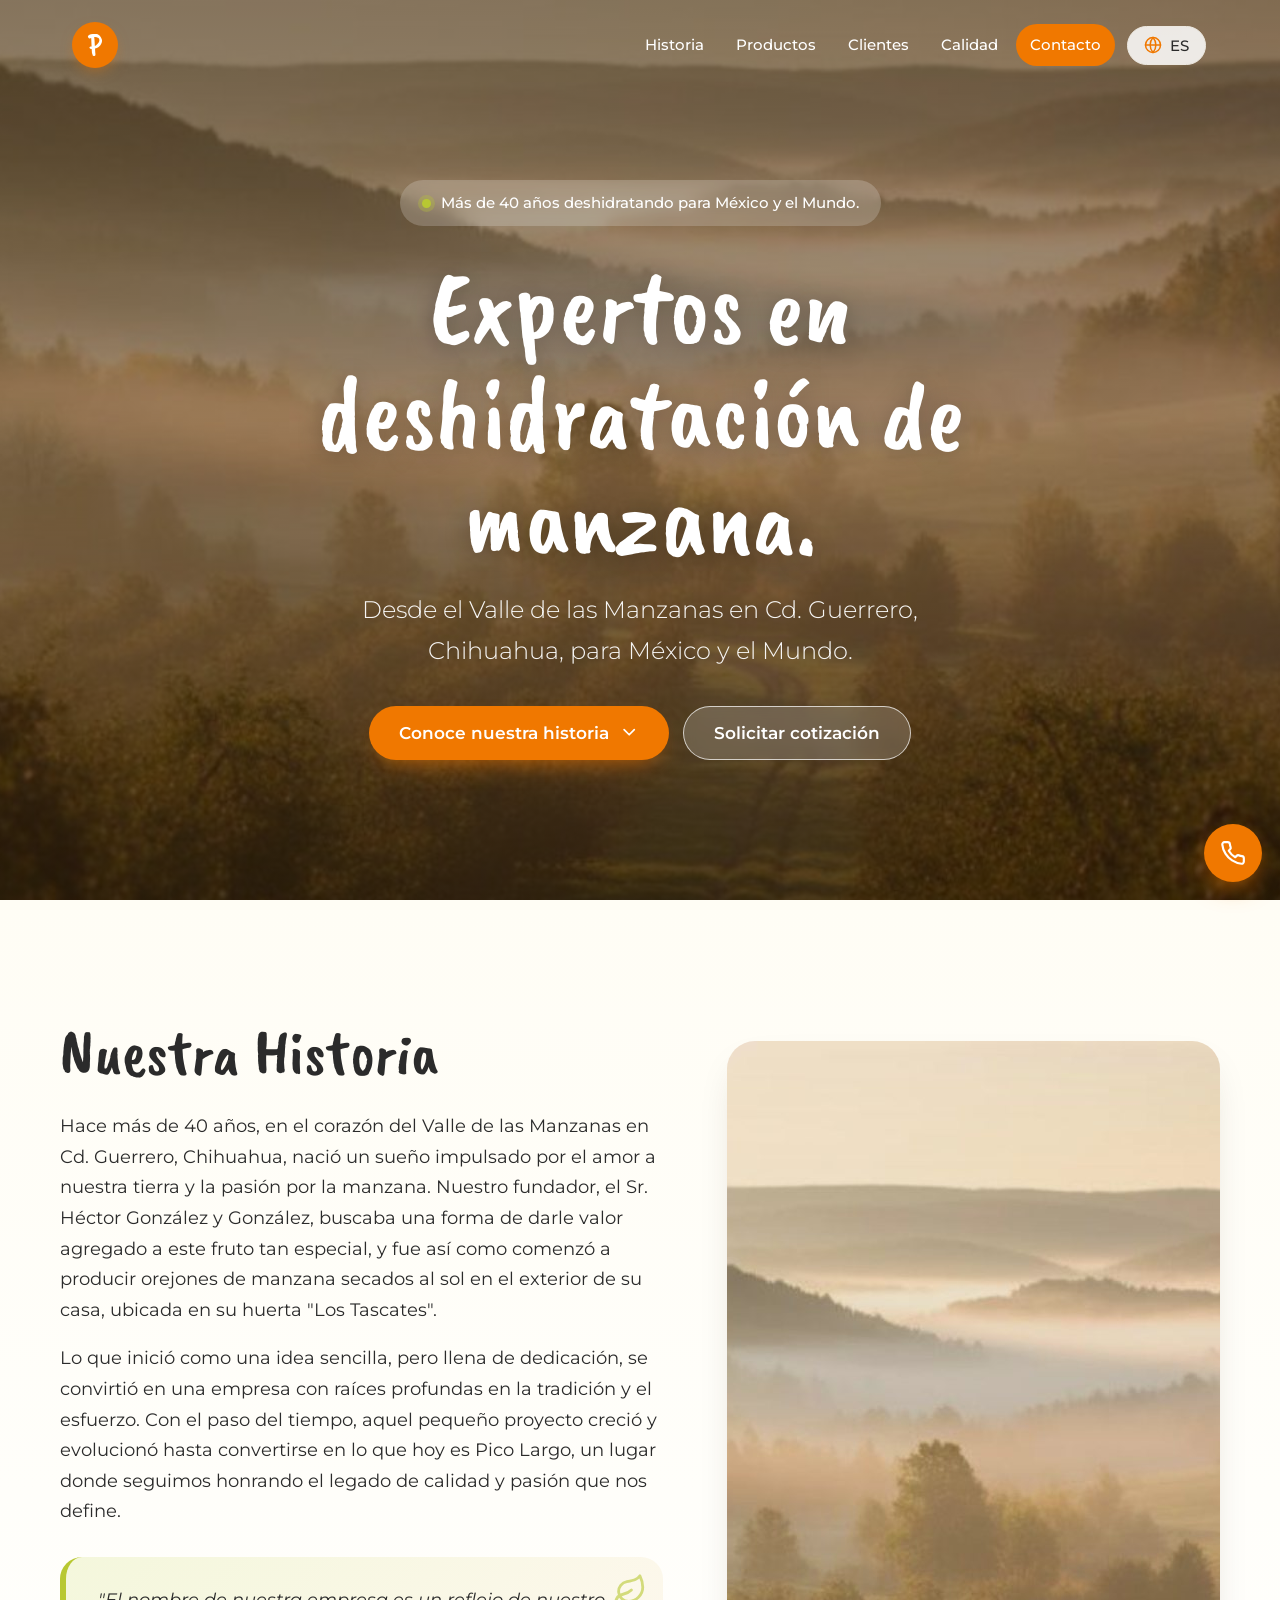
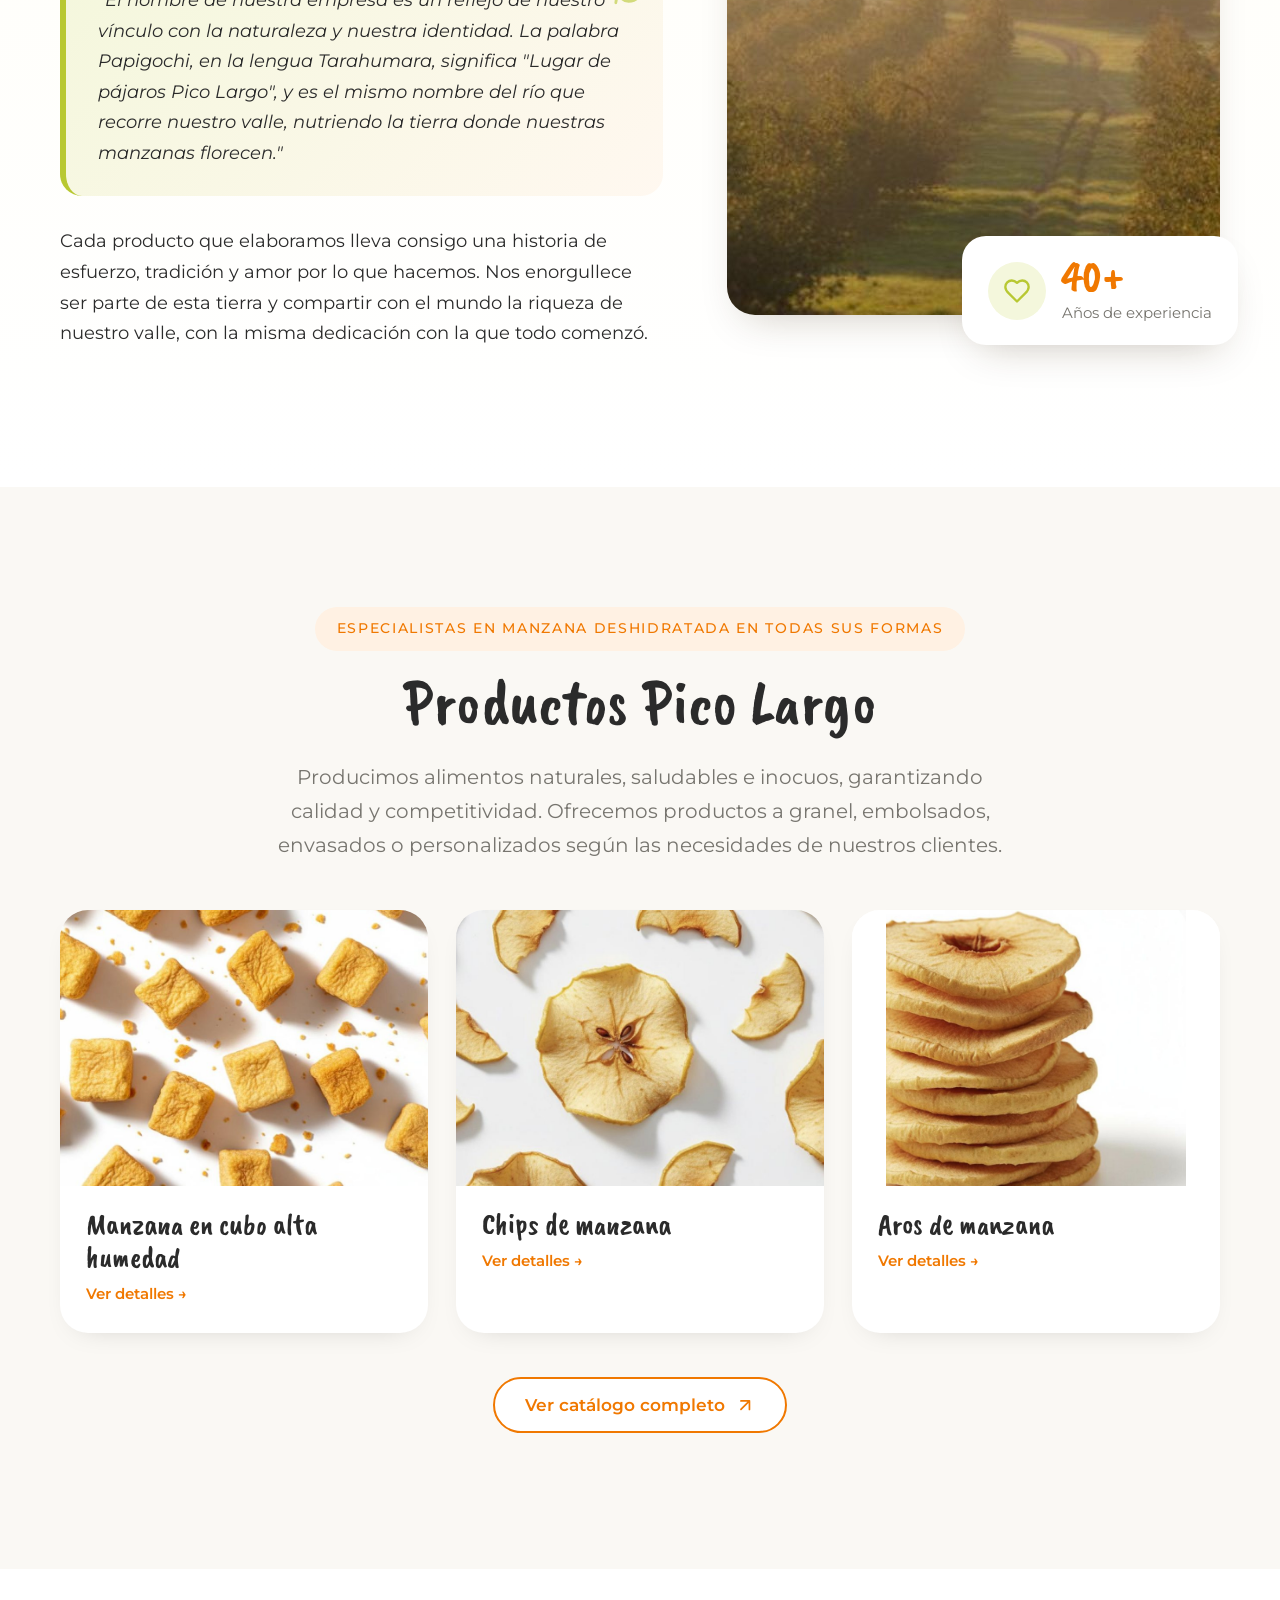
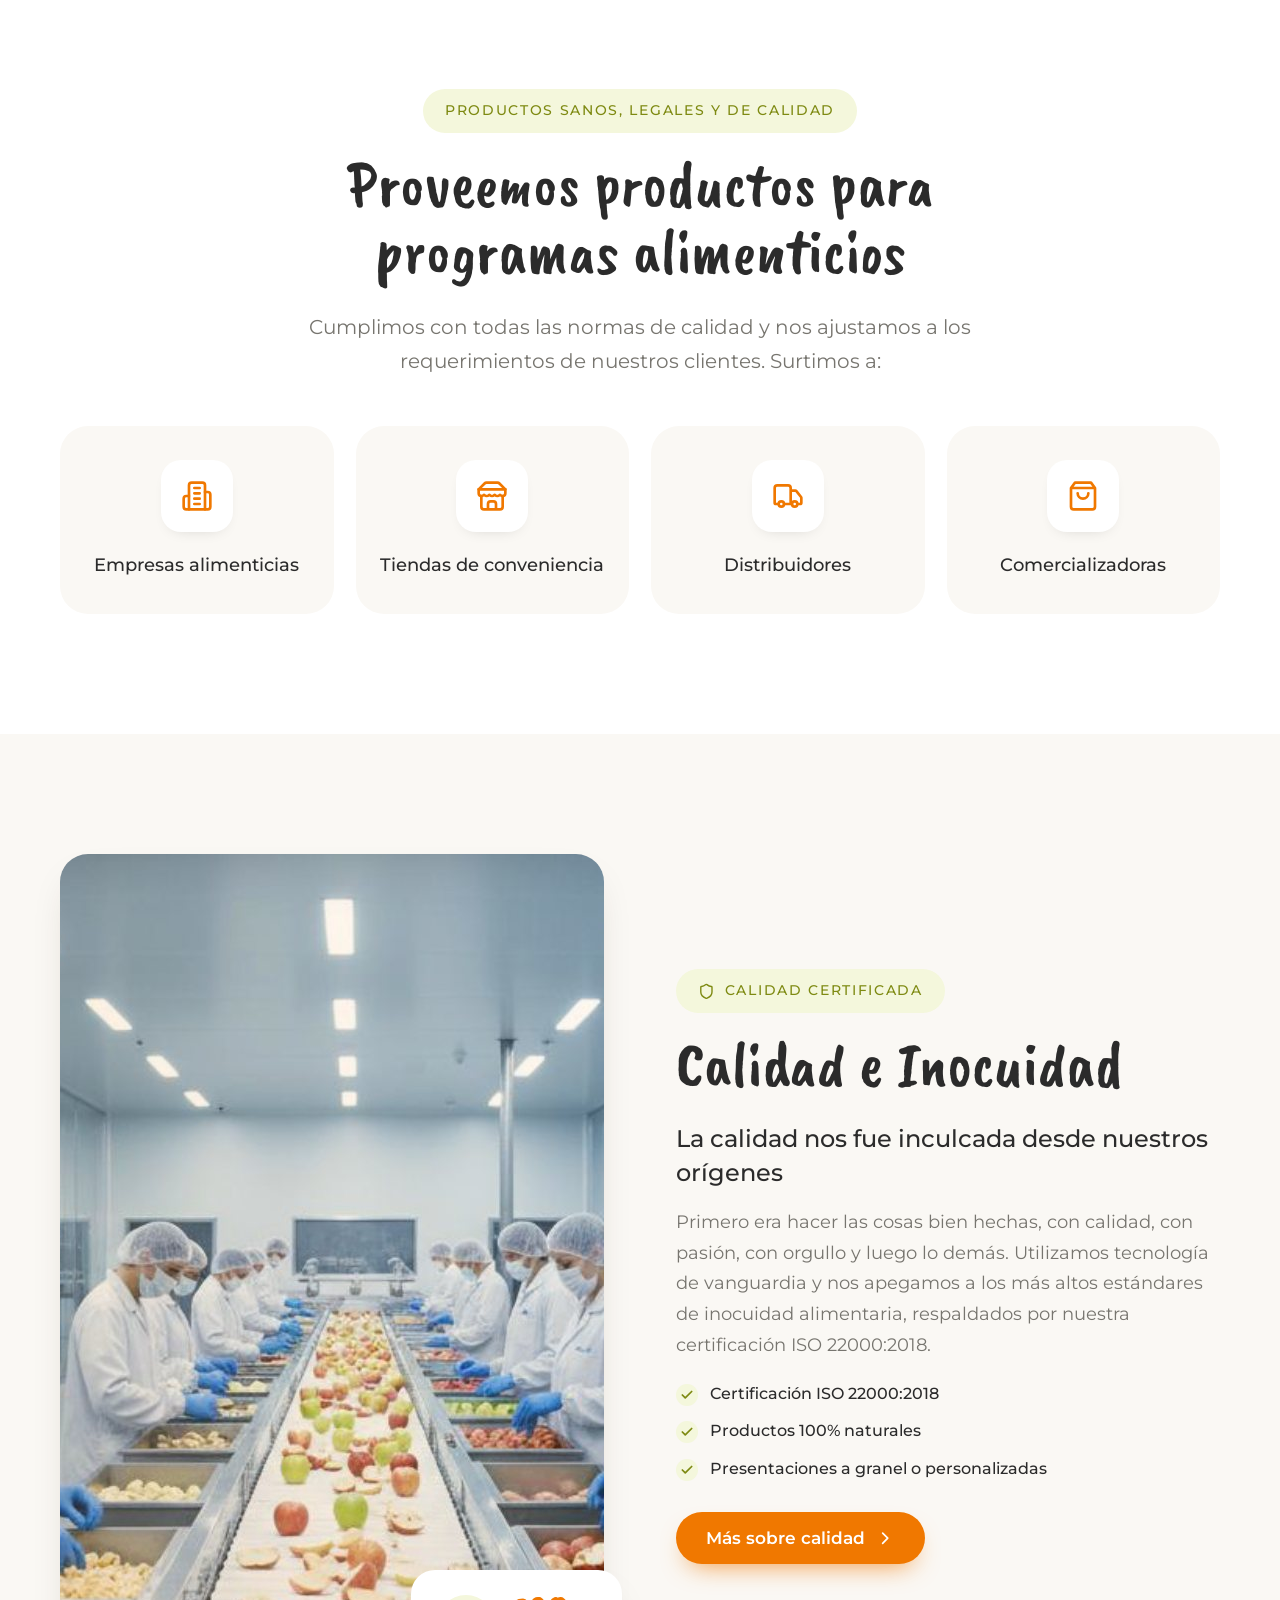
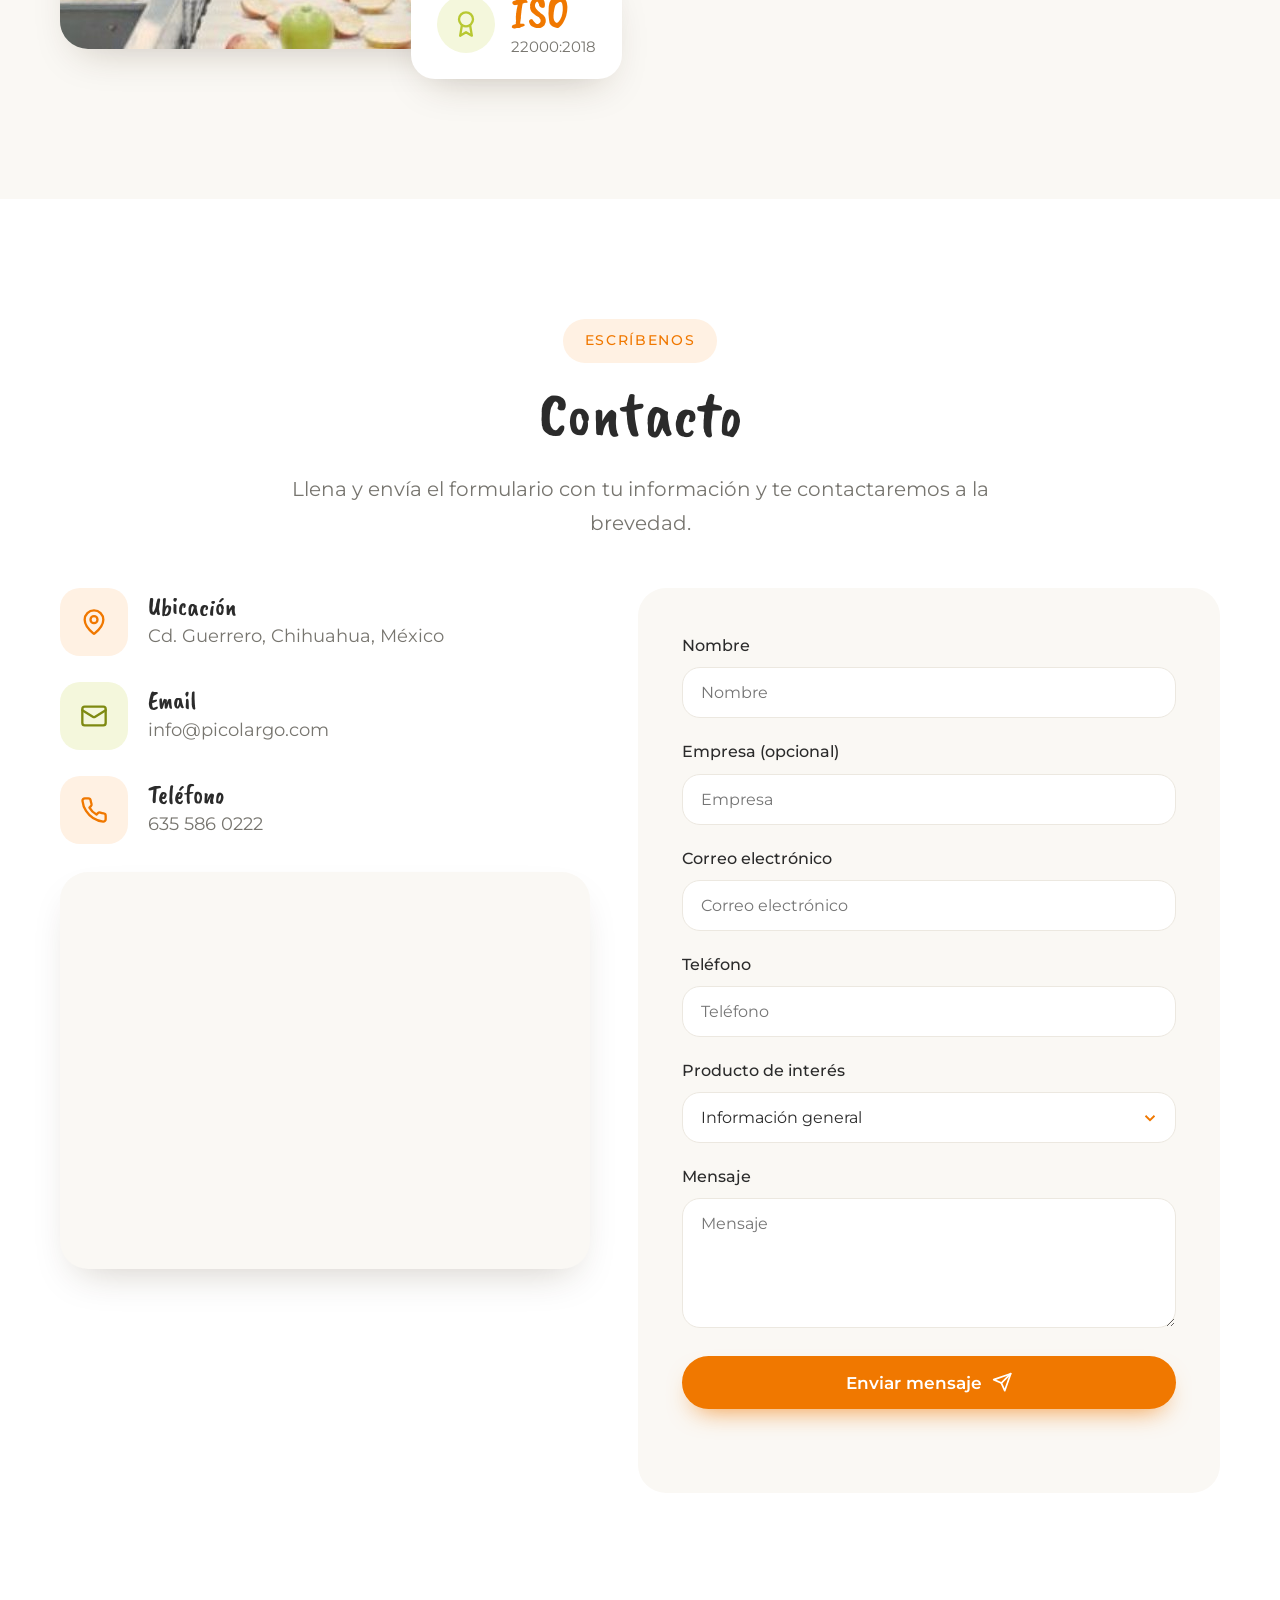
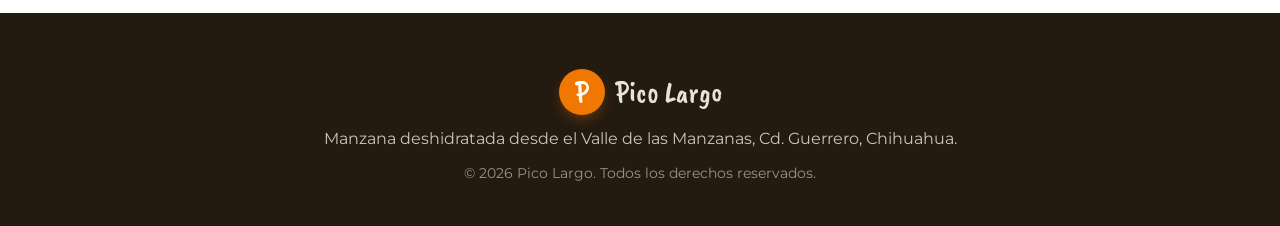
<file: index.html>
<!doctype html>
<html lang="es">
<head>
<meta charset="utf-8">
<meta name="viewport" content="width=device-width, initial-scale=1">
<title>Pico Largo · Manzana deshidratada desde Cd. Guerrero, Chihuahua</title>
<meta name="description" content="Pico Largo: más de 40 años deshidratando manzana en Cd. Guerrero, Chihuahua. Manzana en cubo, chips y aros a granel, embolsados o personalizados. Certificación ISO 22000:2018.">
<meta name="theme-color" content="#F07800">
<meta property="og:title" content="Pico Largo · Expertos en deshidratación de manzana">
<meta property="og:description" content="Más de 40 años deshidratando para México y el Mundo.">
<meta property="og:image" content="img/chips.jpg">
<meta property="og:type" content="website">
<link rel="icon" href="data:image/svg+xml,%3Csvg xmlns='http://www.w3.org/2000/svg' viewBox='0 0 64 64'%3E%3Ccircle cx='32' cy='32' r='32' fill='%23F07800'/%3E%3Ctext x='32' y='44' font-size='34' font-family='Arial' font-weight='bold' fill='white' text-anchor='middle'%3EP%3C/text%3E%3C/svg%3E">
<link rel="preconnect" href="https://fonts.googleapis.com">
<link rel="preconnect" href="https://fonts.gstatic.com" crossorigin>
<link href="https://fonts.googleapis.com/css2?family=Caveat+Brush&family=Montserrat:wght@300;400;500;600;700&display=swap" rel="stylesheet">
<link rel="stylesheet" href="styles.css">
<script type="application/ld+json">
{"@context":"https://schema.org","@type":"Organization","name":"Pico Largo","email":"info@picolargo.com","telephone":"+52 635 586 0222","address":{"@type":"PostalAddress","addressLocality":"Cd. Guerrero","addressRegion":"Chihuahua","addressCountry":"MX"}}
</script>
</head>
<body>
<a class="skip" href="#main" data-i18n="skip">Saltar al contenido</a>

<header class="nav" id="nav">
  <div class="nav__inner">
    <a href="#inicio" class="brand" aria-label="Pico Largo, inicio">
      <span class="brand__logo">P</span><span class="brand__name">Pico Largo</span>
    </a>
    <nav class="nav__links" id="menu" aria-label="Principal">
      <a href="#historia" data-i18n="nav.story">Historia</a>
      <a href="#productos" data-i18n="nav.products">Productos</a>
      <a href="#clientes" data-i18n="nav.clients">Clientes</a>
      <a href="#calidad" data-i18n="nav.quality">Calidad</a>
      <a href="#contacto" class="nav__cta" data-i18n="nav.contact">Contacto</a>
    </nav>
    <button class="lang" id="lang" type="button" aria-label="Cambiar idioma / Change language">
      <svg viewBox="0 0 24 24" aria-hidden="true"><circle cx="12" cy="12" r="10"/><path d="M2 12h20M12 2a15 15 0 0 1 0 20M12 2a15 15 0 0 0 0 20"/></svg>
      <span id="langLabel">ES</span>
    </button>
    <button class="burger" id="burger" type="button" aria-label="Abrir menú" aria-expanded="false" aria-controls="menu">
      <span></span><span></span><span></span>
    </button>
  </div>
</header>

<main id="main">
  <!-- HERO -->
  <section class="hero" id="inicio">
    <div class="hero__bg" aria-hidden="true"></div>
    <div class="hero__content">
      <p class="pill pill--glass"><span class="dot"></span><span data-i18n="hero.pill">Más de 40 años deshidratando para México y el Mundo.</span></p>
      <h1 data-i18n="hero.title">Expertos en deshidratación de manzana.</h1>
      <p class="hero__sub" data-i18n="hero.sub">Desde el Valle de las Manzanas en Cd. Guerrero, Chihuahua, para México y el Mundo.</p>
      <div class="hero__actions">
        <a href="#historia" class="btn btn--primary"><span data-i18n="hero.cta">Conoce nuestra historia</span>
          <svg viewBox="0 0 24 24" aria-hidden="true"><path d="m6 9 6 6 6-6"/></svg></a>
        <a href="#contacto" class="btn btn--ghost" data-i18n="hero.cta2">Solicitar cotización</a>
      </div>
    </div>
  </section>

  <!-- HISTORIA -->
  <section class="section story" id="historia">
    <div class="container story__grid">
      <div class="reveal">
        <h2 class="title" data-i18n="story.title">Nuestra Historia</h2>
        <p data-i18n="story.p1">Hace más de 40 años, en el corazón del Valle de las Manzanas en Cd. Guerrero, Chihuahua, nació un sueño impulsado por el amor a nuestra tierra y la pasión por la manzana. Nuestro fundador, el Sr. Héctor González y González, buscaba una forma de darle valor agregado a este fruto tan especial, y fue así como comenzó a producir orejones de manzana secados al sol en el exterior de su casa, ubicada en su huerta "Los Tascates".</p>
        <p data-i18n="story.p2">Lo que inició como una idea sencilla, pero llena de dedicación, se convirtió en una empresa con raíces profundas en la tradición y el esfuerzo. Con el paso del tiempo, aquel pequeño proyecto creció y evolucionó hasta convertirse en lo que hoy es Pico Largo, un lugar donde seguimos honrando el legado de calidad y pasión que nos define.</p>
        <blockquote class="quote">
          <svg class="quote__leaf" viewBox="0 0 24 24" aria-hidden="true"><path d="M11 20A7 7 0 0 1 9.8 6.1C15.5 5 17 4.48 19 2c1 2 2 4.18 2 8 0 5.5-4.78 10-10 10Z"/><path d="M2 21c0-3 1.85-5.36 5.08-6C9.5 14.52 12 13 13 12"/></svg>
          <p data-i18n="story.quote">"El nombre de nuestra empresa es un reflejo de nuestro vínculo con la naturaleza y nuestra identidad. La palabra Papigochi, en la lengua Tarahumara, significa "Lugar de pájaros Pico Largo", y es el mismo nombre del río que recorre nuestro valle, nutriendo la tierra donde nuestras manzanas florecen."</p>
        </blockquote>
        <p data-i18n="story.p3">Cada producto que elaboramos lleva consigo una historia de esfuerzo, tradición y amor por lo que hacemos. Nos enorgullece ser parte de esta tierra y compartir con el mundo la riqueza de nuestro valle, con la misma dedicación con la que todo comenzó.</p>
      </div>
      <figure class="photo reveal">
        <img src="img/valle.jpg" alt="Huertas de manzana en el valle al amanecer" width="1040" height="874" loading="lazy">
        <figcaption class="stat">
          <span class="stat__icon stat__icon--lime"><svg viewBox="0 0 24 24" aria-hidden="true"><path d="M19 14c1.49-1.46 3-3.21 3-5.5A5.5 5.5 0 0 0 16.5 3c-1.76 0-3 .5-4.5 2-1.5-1.5-2.74-2-4.5-2A5.5 5.5 0 0 0 2 8.5c0 2.3 1.5 4.05 3 5.5l7 7Z"/></svg></span>
          <span><strong class="stat__num" data-count="40">40+</strong><span class="stat__label" data-i18n="story.years">Años de experiencia</span></span>
        </figcaption>
      </figure>
    </div>
  </section>

  <!-- PRODUCTOS -->
  <section class="section products" id="productos">
    <div class="container">
      <div class="head reveal">
        <p class="pill pill--orange" data-i18n="products.pill">Especialistas en manzana deshidratada en todas sus formas</p>
        <h2 class="title" data-i18n="products.title">Productos Pico Largo</h2>
        <p class="lead" data-i18n="products.lead">Producimos alimentos naturales, saludables e inocuos, garantizando calidad y competitividad. Ofrecemos productos a granel, embolsados, envasados o personalizados según las necesidades de nuestros clientes.</p>
      </div>
      <div class="cards">
        <button class="card reveal" type="button" data-product="cubo">
          <span class="card__img"><img src="img/cubos.jpg" alt="Cubos de manzana deshidratada" width="1068" height="637" loading="lazy"></span>
          <span class="card__body"><span class="card__name" data-i18n="p.cubo.name">Manzana en cubo alta humedad</span><span class="card__more" data-i18n="products.more">Ver detalles →</span></span>
        </button>
        <button class="card reveal" type="button" data-product="chips">
          <span class="card__img"><img src="img/chips.jpg" alt="Chips de manzana" width="1068" height="638" loading="lazy"></span>
          <span class="card__body"><span class="card__name" data-i18n="p.chips.name">Chips de manzana</span><span class="card__more" data-i18n="products.more">Ver detalles →</span></span>
        </button>
        <button class="card reveal" type="button" data-product="aros">
          <span class="card__img card__img--contain"><img src="img/aros.jpg" alt="Aros de manzana deshidratada apilados" width="764" height="702" loading="lazy"></span>
          <span class="card__body"><span class="card__name" data-i18n="p.aros.name">Aros de manzana</span><span class="card__more" data-i18n="products.more">Ver detalles →</span></span>
        </button>
      </div>
      <p class="center reveal"><a class="btn btn--outline" href="https://heyzine.com/flip-book/0006e0d46c.html" target="_blank" rel="noopener"><span data-i18n="products.catalog">Ver catálogo completo</span>
        <svg viewBox="0 0 24 24" aria-hidden="true"><path d="M7 17 17 7M7 7h10v10"/></svg></a></p>
    </div>
  </section>

  <!-- CLIENTES -->
  <section class="section clients" id="clientes">
    <div class="container">
      <div class="head reveal">
        <p class="pill pill--lime" data-i18n="clients.pill">Productos sanos, legales y de calidad</p>
        <h2 class="title" data-i18n="clients.title">Proveemos productos para programas alimenticios</h2>
        <p class="lead" data-i18n="clients.lead">Cumplimos con todas las normas de calidad y nos ajustamos a los requerimientos de nuestros clientes. Surtimos a:</p>
      </div>
      <ul class="tiles">
        <li class="tile reveal"><span class="tile__icon"><svg viewBox="0 0 24 24" aria-hidden="true"><path d="M6 22V4a2 2 0 0 1 2-2h8a2 2 0 0 1 2 2v18Z"/><path d="M6 12H4a2 2 0 0 0-2 2v6a2 2 0 0 0 2 2h2M18 9h2a2 2 0 0 1 2 2v9a2 2 0 0 1-2 2h-2M10 6h4M10 10h4M10 14h4M10 18h4"/></svg></span><span data-i18n="clients.1">Empresas alimenticias</span></li>
        <li class="tile reveal"><span class="tile__icon"><svg viewBox="0 0 24 24" aria-hidden="true"><path d="m2 7 4.41-4.41A2 2 0 0 1 7.83 2h8.34a2 2 0 0 1 1.42.59L22 7M4 12v8a2 2 0 0 0 2 2h12a2 2 0 0 0 2-2v-8M15 22v-4a2 2 0 0 0-2-2h-2a2 2 0 0 0-2 2v4M2 7h20"/><path d="M22 7v3a2 2 0 0 1-2 2 2.7 2.7 0 0 1-1.59-.63.7.7 0 0 0-.82 0A2.7 2.7 0 0 1 16 12a2.7 2.7 0 0 1-1.59-.63.7.7 0 0 0-.82 0A2.7 2.7 0 0 1 12 12a2.7 2.7 0 0 1-1.59-.63.7.7 0 0 0-.82 0A2.7 2.7 0 0 1 8 12a2.7 2.7 0 0 1-1.59-.63.7.7 0 0 0-.82 0A2.7 2.7 0 0 1 4 12a2 2 0 0 1-2-2V7"/></svg></span><span data-i18n="clients.2">Tiendas de conveniencia</span></li>
        <li class="tile reveal"><span class="tile__icon"><svg viewBox="0 0 24 24" aria-hidden="true"><path d="M14 18V6a2 2 0 0 0-2-2H4a2 2 0 0 0-2 2v11a1 1 0 0 0 1 1h2M15 18H9M19 18h2a1 1 0 0 0 1-1v-3.65a1 1 0 0 0-.22-.62l-3.48-4.35A1 1 0 0 0 17.52 8H14"/><circle cx="17" cy="18" r="2"/><circle cx="7" cy="18" r="2"/></svg></span><span data-i18n="clients.3">Distribuidores</span></li>
        <li class="tile reveal"><span class="tile__icon"><svg viewBox="0 0 24 24" aria-hidden="true"><path d="M6 2 3 6v14a2 2 0 0 0 2 2h14a2 2 0 0 0 2-2V6l-3-4ZM3 6h18M16 10a4 4 0 0 1-8 0"/></svg></span><span data-i18n="clients.4">Comercializadoras</span></li>
      </ul>
    </div>
  </section>

  <!-- CALIDAD -->
  <section class="section quality" id="calidad">
    <div class="container quality__grid">
      <figure class="photo reveal">
        <img src="img/planta.jpg" alt="Personal seleccionando manzana en la línea de proceso" width="1068" height="795" loading="lazy">
        <figcaption class="stat">
          <span class="stat__icon stat__icon--lime"><svg viewBox="0 0 24 24" aria-hidden="true"><circle cx="12" cy="8" r="6"/><path d="M15.48 12.89 17 22l-5-3-5 3 1.52-9.11"/></svg></span>
          <span><strong class="stat__num">ISO</strong><span class="stat__label">22000:2018</span></span>
        </figcaption>
      </figure>
      <div class="reveal">
        <p class="pill pill--lime"><svg viewBox="0 0 24 24" aria-hidden="true"><path d="M20 13c0 5-3.5 7.5-7.66 8.95a1 1 0 0 1-.67-.01C7.5 20.5 4 18 4 13V6a1 1 0 0 1 1-1c2 0 4.5-1.2 6.24-2.72a1.17 1.17 0 0 1 1.52 0C14.51 3.81 17 5 19 5a1 1 0 0 1 1 1z"/></svg><span data-i18n="quality.pill">Calidad certificada</span></p>
        <h2 class="title title--left" data-i18n="quality.title">Calidad e Inocuidad</h2>
        <p class="quality__sub" data-i18n="quality.sub">La calidad nos fue inculcada desde nuestros orígenes</p>
        <p class="muted" data-i18n="quality.p">Primero era hacer las cosas bien hechas, con calidad, con pasión, con orgullo y luego lo demás. Utilizamos tecnología de vanguardia y nos apegamos a los más altos estándares de inocuidad alimentaria, respaldados por nuestra certificación ISO 22000:2018.</p>
        <ul class="checks">
          <li data-i18n="quality.c1">Certificación ISO 22000:2018</li>
          <li data-i18n="quality.c2">Productos 100% naturales</li>
          <li data-i18n="quality.c3">Presentaciones a granel o personalizadas</li>
        </ul>
        <a href="#contacto" class="btn btn--primary"><span data-i18n="quality.cta">Más sobre calidad</span>
          <svg viewBox="0 0 24 24" aria-hidden="true"><path d="m9 18 6-6-6-6"/></svg></a>
      </div>
    </div>
  </section>

  <!-- CONTACTO -->
  <section class="section contact" id="contacto">
    <div class="container">
      <div class="head reveal">
        <p class="pill pill--orange" data-i18n="contact.pill">Escríbenos</p>
        <h2 class="title" data-i18n="contact.title">Contacto</h2>
        <p class="lead" data-i18n="contact.lead">Llena y envía el formulario con tu información y te contactaremos a la brevedad.</p>
      </div>
      <div class="contact__grid">
        <div class="reveal">
          <ul class="info">
            <li><span class="info__icon"><svg viewBox="0 0 24 24" aria-hidden="true"><path d="M20 10c0 4.99-5.54 10.19-7.4 11.8a1 1 0 0 1-1.2 0C9.54 20.19 4 14.99 4 10a8 8 0 0 1 16 0"/><circle cx="12" cy="10" r="3"/></svg></span>
              <span><strong data-i18n="contact.loc">Ubicación</strong><a href="https://maps.google.com/?q=Cd.+Guerrero,+Chihuahua,+Mexico" target="_blank" rel="noopener">Cd. Guerrero, Chihuahua, México</a></span></li>
            <li><span class="info__icon info__icon--lime"><svg viewBox="0 0 24 24" aria-hidden="true"><rect x="2" y="4" width="20" height="16" rx="2"/><path d="m22 7-8.97 5.7a1.94 1.94 0 0 1-2.06 0L2 7"/></svg></span>
              <span><strong>Email</strong><a href="mailto:info@picolargo.com">info@picolargo.com</a></span></li>
            <li><span class="info__icon"><svg viewBox="0 0 24 24" aria-hidden="true"><path d="M22 16.92v3a2 2 0 0 1-2.18 2 19.79 19.79 0 0 1-8.63-3.07 19.5 19.5 0 0 1-6-6 19.79 19.79 0 0 1-3.07-8.67A2 2 0 0 1 4.11 2h3a2 2 0 0 1 2 1.72 12.84 12.84 0 0 0 .7 2.81 2 2 0 0 1-.45 2.11L8.09 9.91a16 16 0 0 0 6 6l1.27-1.27a2 2 0 0 1 2.11-.45 12.84 12.84 0 0 0 2.81.7A2 2 0 0 1 22 16.92z"/></svg></span>
              <span><strong data-i18n="contact.phone">Teléfono</strong><a href="tel:+526355860222">635 586 0222</a></span></li>
          </ul>
          <div class="map">
            <iframe title="Mapa de Cd. Guerrero, Chihuahua" src="https://maps.google.com/maps?q=Ciudad%20Guerrero%2C%20Chihuahua%2C%20Mexico&z=12&output=embed" loading="lazy" referrerpolicy="no-referrer-when-downgrade"></iframe>
          </div>
        </div>

        <form class="form reveal" id="form" novalidate>
          <input type="hidden" name="access_key" value="b3ef60bd-ba55-4c06-aea1-d37a18807c4b">
          <input type="hidden" name="subject" value="Nuevo mensaje desde el sitio web de Pico Largo">
          <input type="hidden" name="from_name" value="Sitio web Pico Largo">
          <input type="checkbox" name="botcheck" class="hp" tabindex="-1" autocomplete="off" aria-hidden="true">
          <div class="field">
            <label for="f-name" data-i18n="form.name">Nombre</label>
            <input id="f-name" name="Nombre" type="text" autocomplete="name" required data-i18n-ph="form.name" placeholder="Nombre">
          </div>
          <div class="field">
            <label for="f-company" data-i18n="form.company">Empresa (opcional)</label>
            <input id="f-company" name="Empresa" type="text" autocomplete="organization" data-i18n-ph="form.companyPh" placeholder="Empresa">
          </div>
          <div class="field">
            <label for="f-email" data-i18n="form.email">Correo electrónico</label>
            <input id="f-email" name="Correo" type="email" autocomplete="email" required data-i18n-ph="form.email" placeholder="Correo electrónico">
          </div>
          <div class="field">
            <label for="f-phone" data-i18n="form.phone">Teléfono</label>
            <input id="f-phone" name="Teléfono" type="tel" autocomplete="tel" inputmode="tel" data-i18n-ph="form.phone" placeholder="Teléfono">
          </div>
          <div class="field">
            <label for="f-product" data-i18n="form.product">Producto de interés</label>
            <select id="f-product" name="Producto de interés">
              <option value="General" data-i18n="form.opt0">Información general</option>
              <option value="Manzana en cubo alta humedad" data-i18n="p.cubo.name">Manzana en cubo alta humedad</option>
              <option value="Chips de manzana" data-i18n="p.chips.name">Chips de manzana</option>
              <option value="Aros de manzana" data-i18n="p.aros.name">Aros de manzana</option>
              <option value="Producto personalizado" data-i18n="form.opt4">Producto personalizado</option>
            </select>
          </div>
          <div class="field">
            <label for="f-msg" data-i18n="form.msg">Mensaje</label>
            <textarea id="f-msg" name="Mensaje" rows="5" required data-i18n-ph="form.msg" placeholder="Mensaje"></textarea>
          </div>
          <button class="btn btn--primary btn--block" type="submit" id="submit"><span data-i18n="form.send">Enviar mensaje</span>
            <svg viewBox="0 0 24 24" aria-hidden="true"><path d="m22 2-7 20-4-9-9-4Z"/><path d="M22 2 11 13"/></svg></button>
          <p class="form__status" id="status" role="status" aria-live="polite"></p>
        </form>
      </div>
    </div>
  </section>
</main>

<footer class="footer">
  <div class="container footer__inner">
    <a href="#inicio" class="brand brand--light"><span class="brand__logo">P</span><span class="brand__name">Pico Largo</span></a>
    <p data-i18n="footer.tag">Manzana deshidratada desde el Valle de las Manzanas, Cd. Guerrero, Chihuahua.</p>
    <p class="footer__small">© <span id="year"></span> Pico Largo. <span data-i18n="footer.rights">Todos los derechos reservados.</span></p>
  </div>
</footer>

<a class="wa" href="tel:+526355860222" aria-label="Llamar a Pico Largo">
  <svg viewBox="0 0 24 24" aria-hidden="true"><path d="M22 16.92v3a2 2 0 0 1-2.18 2 19.79 19.79 0 0 1-8.63-3.07 19.5 19.5 0 0 1-6-6 19.79 19.79 0 0 1-3.07-8.67A2 2 0 0 1 4.11 2h3a2 2 0 0 1 2 1.72 12.84 12.84 0 0 0 .7 2.81 2 2 0 0 1-.45 2.11L8.09 9.91a16 16 0 0 0 6 6l1.27-1.27a2 2 0 0 1 2.11-.45 12.84 12.84 0 0 0 2.81.7A2 2 0 0 1 22 16.92z"/></svg>
</a>

<dialog class="modal" id="modal" aria-labelledby="m-title">
  <button class="modal__close" type="button" id="m-close" aria-label="Cerrar">×</button>
  <img id="m-img" alt="">
  <div class="modal__body">
    <h3 id="m-title"></h3>
    <p id="m-desc"></p>
    <ul id="m-list" class="checks"></ul>
    <a href="#contacto" class="btn btn--primary btn--block" id="m-cta" data-i18n="modal.cta">Solicitar cotización</a>
  </div>
</dialog>

<script src="script.js"></script>
</body>
</html>
</file>
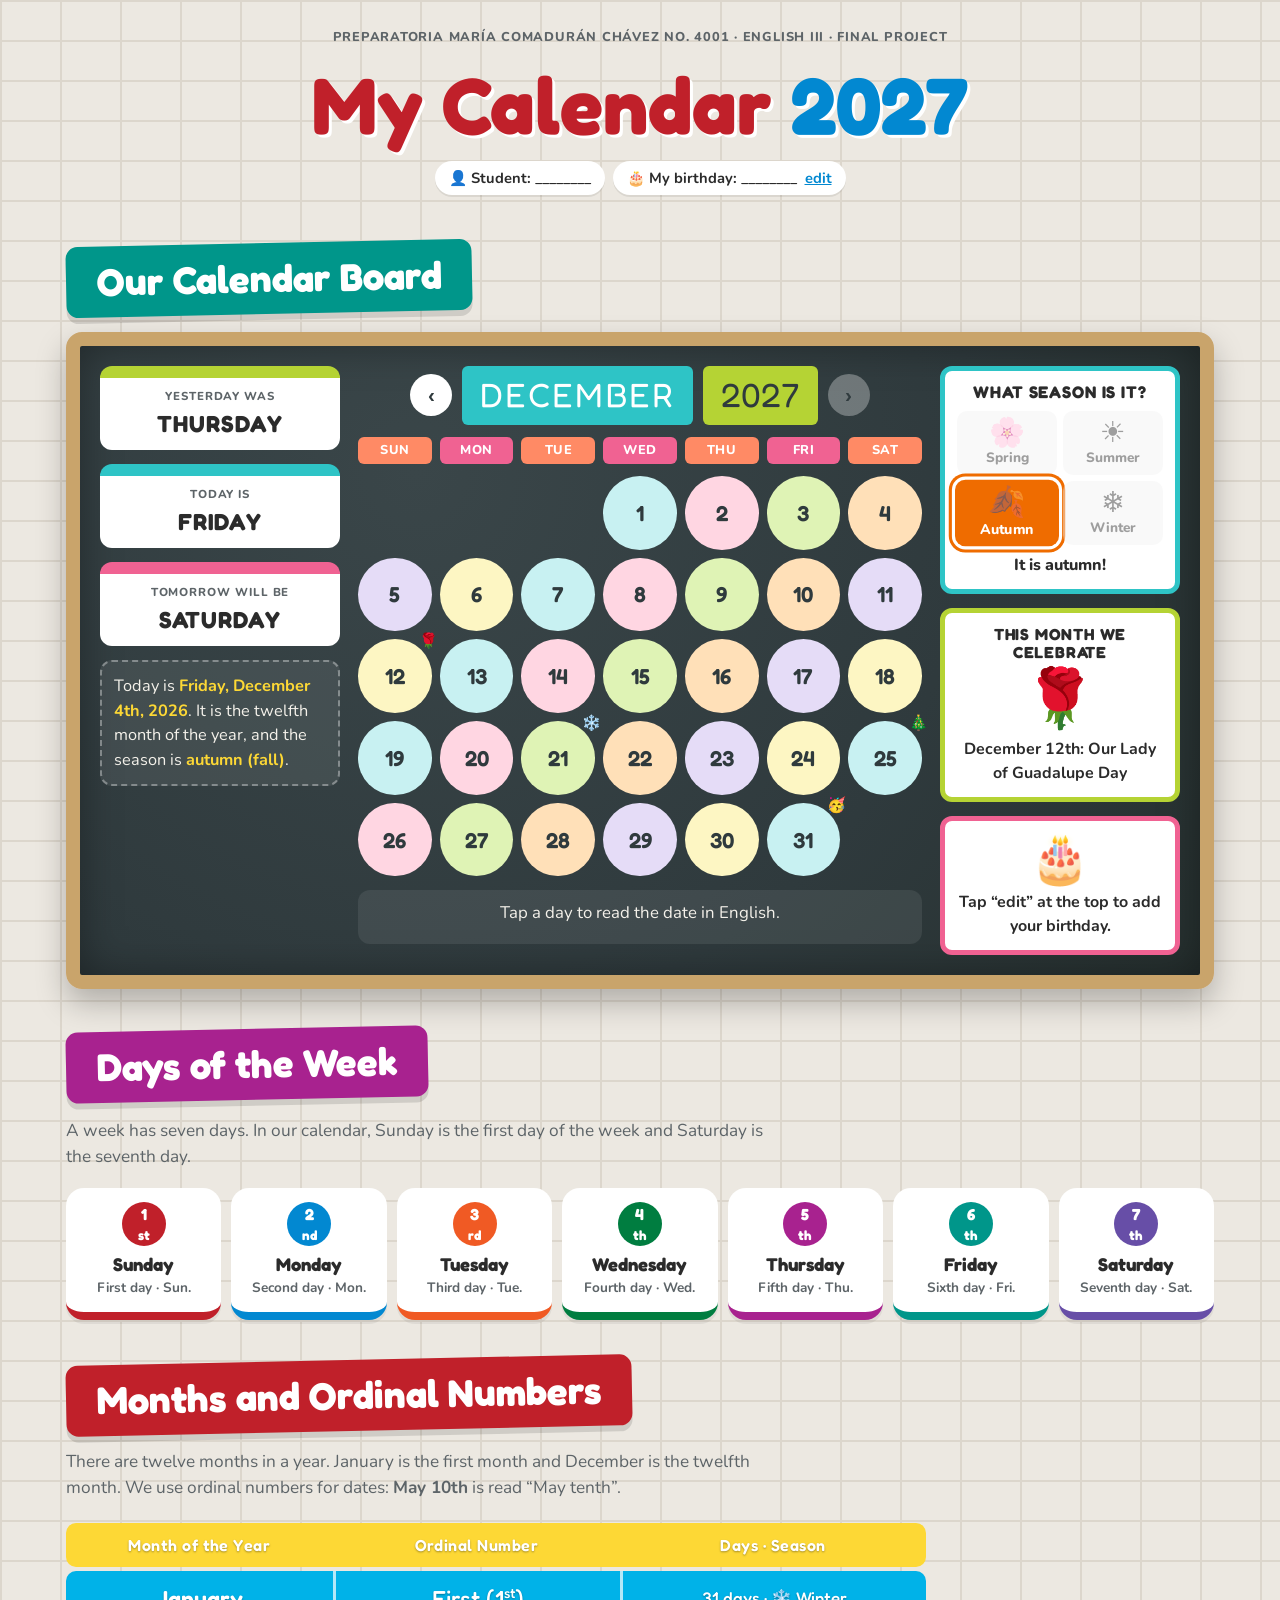
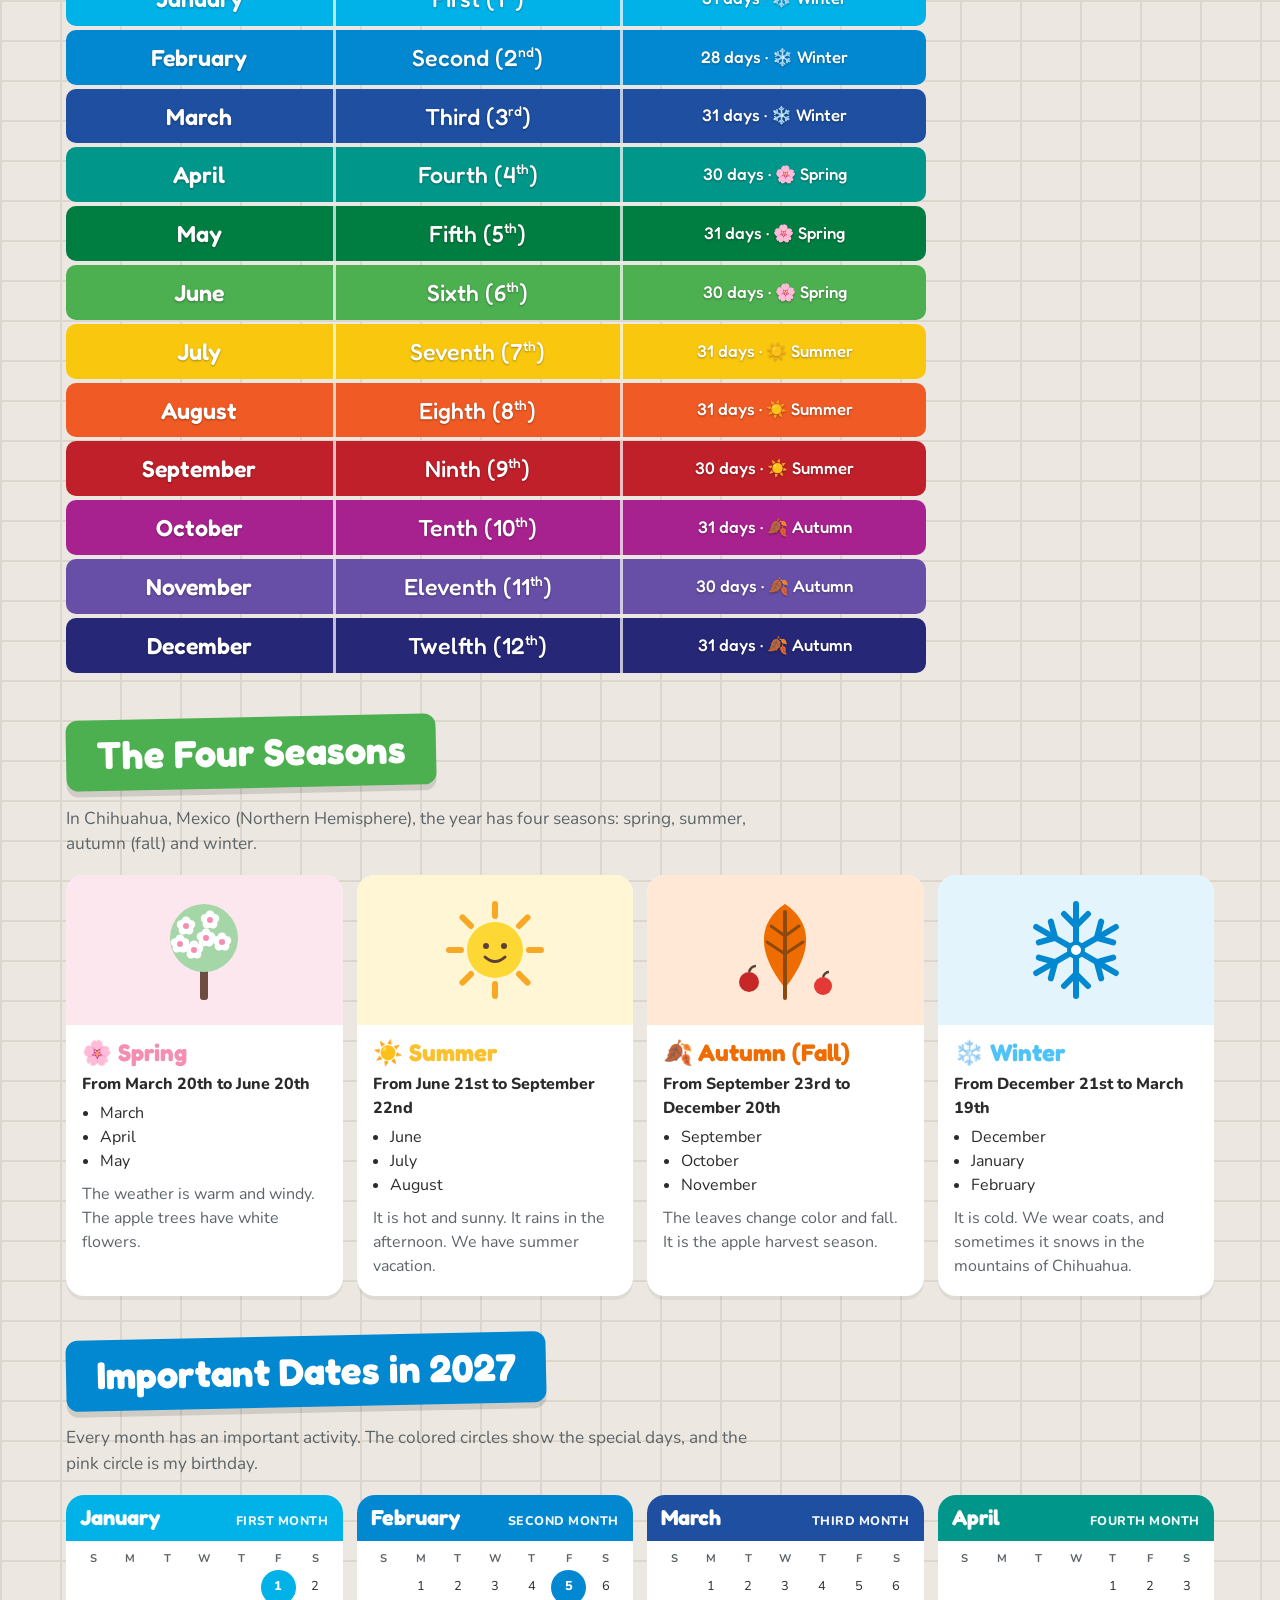
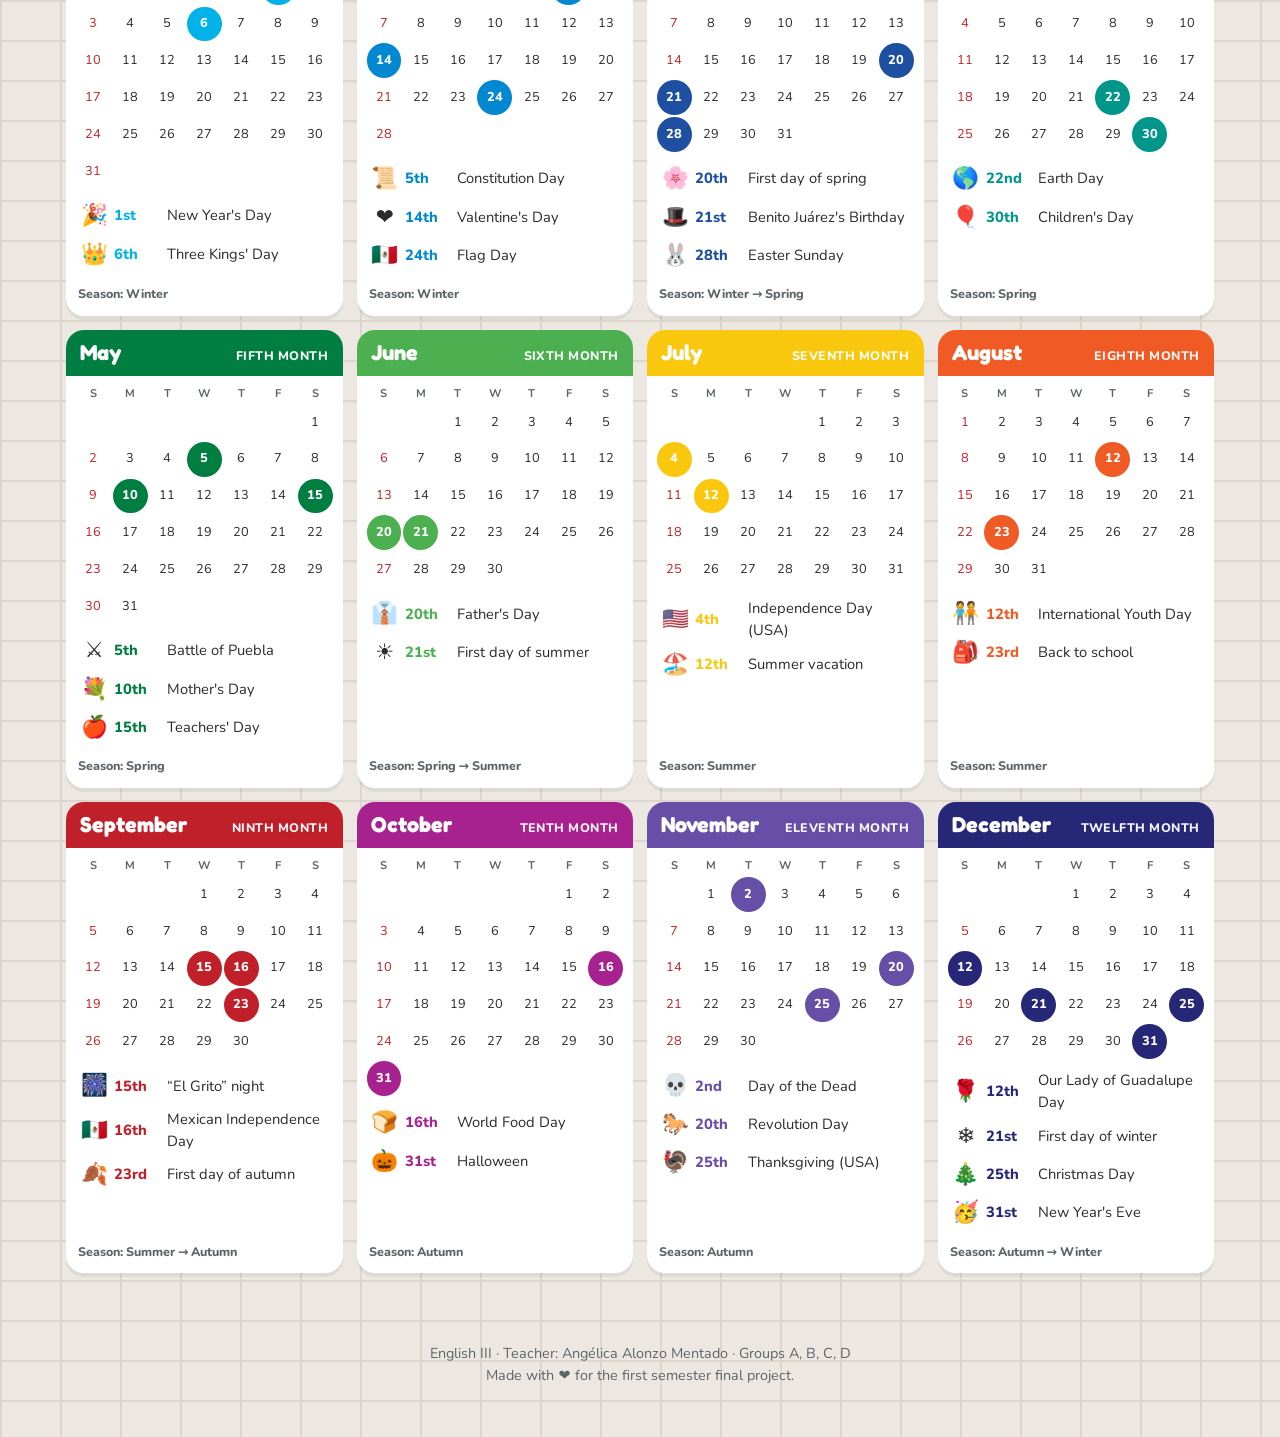
<file: calendar/index.html>
<!doctype html>
<html lang="en">
<head>
<meta charset="utf-8">
<meta name="viewport" content="width=device-width, initial-scale=1">
<title>My Calendar 2027</title>
<meta name="description" content="English III final project: a 2027 calendar with the seasons, the days of the week, the months of the year, ordinal numbers, my birthday and an important activity in every month.">
<meta name="theme-color" content="#2f3a3d">
<link rel="icon" href="data:image/svg+xml,%3Csvg xmlns='http://www.w3.org/2000/svg' viewBox='0 0 64 64'%3E%3Crect x='4' y='10' width='56' height='50' rx='8' fill='%23fff'/%3E%3Crect x='4' y='10' width='56' height='16' rx='8' fill='%23e53935'/%3E%3Ctext x='32' y='52' font-size='26' font-family='Arial' font-weight='bold' fill='%23333' text-anchor='middle'%3E27%3C/text%3E%3C/svg%3E">
<link rel="preconnect" href="https://fonts.googleapis.com">
<link rel="preconnect" href="https://fonts.gstatic.com" crossorigin>
<link href="https://fonts.googleapis.com/css2?family=Fredoka:wght@400;500;600;700&family=Nunito:wght@400;600;700;800&display=swap" rel="stylesheet">
<style>
:root{
  --board:#2f3a3d; --board-2:#26302f; --chalk:#f4f1ea; --ink:#2b2b2b; --muted:#5d6468;
  --paper:#ffffff; --wall:#ece8e1; --wall-line:#dcd6cc;
  --teal:#2ec4c6; --lime:#b5d334; --pink:#f06292; --yellow:#fdd835;
  /* month colors (from the months & ordinal numbers chart) */
  --m1:#00b2e8; --m2:#0288d1; --m3:#1e4fa0; --m4:#00968a; --m5:#007d40; --m6:#4caf50;
  --m7:#f9c80e; --m8:#f05a24; --m9:#c0202a; --m10:#a8228f; --m11:#674ea7; --m12:#262877;
  --spring:#f48fb1; --summer:#fbc02d; --autumn:#ef6c00; --winter:#4fc3f7;
  --radius:18px;
}
*{box-sizing:border-box}
html{scroll-behavior:smooth}
body{
  margin:0; font-family:Nunito,system-ui,sans-serif; color:var(--ink); line-height:1.5;
  background-color:var(--wall);
  /* white brick wall like the classroom board picture */
  background-image:
    linear-gradient(var(--wall-line) 2px, transparent 2px),
    linear-gradient(90deg, var(--wall-line) 2px, transparent 2px),
    linear-gradient(90deg, var(--wall-line) 2px, transparent 2px);
  background-size:100% 40px, 120px 80px, 120px 80px;
  background-position:0 0, 0 0, 60px 40px;
}
h1,h2,h3{font-family:Fredoka,Nunito,sans-serif;line-height:1.15;margin:0}
.wrap{max-width:1180px;margin:0 auto;padding:0 16px}
section{margin:40px 0}
.section-title{
  display:inline-block; font-size:clamp(1.6rem,4.5vw,2.4rem); color:#fff; background:var(--c,var(--m9));
  padding:.35em .8em; border-radius:12px; transform:rotate(-1.2deg); box-shadow:0 6px 0 rgba(0,0,0,.12);
  margin-bottom:18px;
}
.lead{font-size:1.08rem;color:var(--muted);margin:0 0 18px;max-width:70ch}

/* ---------- Header ---------- */
.top{padding:28px 0 8px;text-align:center}
.top__school{font-weight:800;letter-spacing:.06em;text-transform:uppercase;font-size:.8rem;color:var(--muted)}
.top h1{font-size:clamp(2.6rem,9vw,5rem);color:var(--m9);margin:.15em 0 .1em;text-shadow:3px 3px 0 #fff}
.top h1 span{color:var(--m2)}
.top__meta{display:flex;flex-wrap:wrap;gap:8px;justify-content:center;margin-top:10px}
.chip{background:#fff;border-radius:999px;padding:6px 14px;font-weight:700;font-size:.92rem;box-shadow:0 2px 0 rgba(0,0,0,.08)}
.chip button{font:inherit;border:0;background:none;color:var(--m2);cursor:pointer;text-decoration:underline;padding:0 0 0 4px}

/* ---------- Classroom board ---------- */
.board{
  background:radial-gradient(circle at 30% 20%, #3a4649, var(--board) 60%, var(--board-2));
  border:14px solid #c9a46b; border-radius:16px; padding:20px; color:var(--chalk);
  box-shadow:0 14px 30px rgba(0,0,0,.25), inset 0 0 40px rgba(0,0,0,.35);
  display:grid; gap:18px; grid-template-columns:240px 1fr 240px;
}
.panel{display:flex;flex-direction:column;gap:14px}
.daycard{background:#fff;color:var(--ink);border-radius:12px;padding:10px 12px;text-align:center;border-top:12px solid var(--c)}
.daycard small{display:block;font-weight:800;font-size:.72rem;letter-spacing:.08em;text-transform:uppercase;color:var(--muted)}
.daycard strong{font-family:Fredoka;font-size:1.45rem;letter-spacing:.04em;text-transform:uppercase}
.todayline{background:rgba(255,255,255,.08);border:2px dashed rgba(255,255,255,.35);border-radius:12px;padding:12px;font-size:1.02rem}
.todayline b{color:var(--yellow)}

.season-box{background:#fff;color:var(--ink);border-radius:12px;padding:12px;border:5px solid var(--teal)}
.season-box h3{text-align:center;font-size:1.05rem;text-transform:uppercase;letter-spacing:.05em;margin-bottom:8px}
.season-grid{display:grid;grid-template-columns:1fr 1fr;gap:6px}
.season-grid div{border-radius:10px;padding:6px 4px;text-align:center;font-weight:800;font-size:.85rem;background:#f3f3f3;opacity:.45;transition:.2s}
.season-grid div .emo{display:block;font-size:1.8rem;line-height:1.1}
.season-grid div.on{opacity:1;background:var(--sc);color:#fff;transform:scale(1.04);box-shadow:0 0 0 3px #fff,0 0 0 6px var(--sc)}
.season-arrow{text-align:center;margin-top:8px;font-weight:800}

.month-board{text-align:center}
.mb-head{display:flex;align-items:center;justify-content:center;gap:10px;flex-wrap:wrap}
.mb-title{background:var(--teal);color:#fff;font-family:Fredoka;font-size:clamp(1.4rem,4vw,2.1rem);padding:4px 18px;border-radius:6px;text-transform:uppercase;letter-spacing:.06em;min-width:9ch}
.mb-year{background:var(--lime);color:var(--board);font-family:Fredoka;font-size:clamp(1.4rem,4vw,2.1rem);padding:4px 18px;border-radius:6px}
.navbtn{width:42px;height:42px;border-radius:50%;border:0;background:#fff;color:var(--board);font-size:1.3rem;font-weight:800;cursor:pointer}
.navbtn:disabled{opacity:.3;cursor:default}
.weekdays,.days{display:grid;grid-template-columns:repeat(7,1fr);gap:8px;margin-top:12px}
.weekdays div{background:var(--pink);color:#fff;border-radius:6px;padding:4px 0;font-weight:800;font-size:.8rem;text-transform:uppercase;letter-spacing:.04em}
.weekdays div:nth-child(odd){background:#ff8a65}
.weekdays .full{display:inline}.weekdays .short{display:none}
.day{
  aspect-ratio:1;border-radius:50%;border:0;display:grid;place-items:center;position:relative;
  font-family:Fredoka;font-weight:600;font-size:clamp(.95rem,2.4vw,1.35rem);color:var(--board);cursor:pointer;
  background:var(--dc,#fdf6c3);transition:transform .15s;
}
.day:hover,.day:focus-visible{transform:scale(1.1);outline:3px solid #fff}
.day.has-event::after{content:attr(data-emo);position:absolute;top:-8px;right:-6px;font-size:.95rem}
.day.is-bday{background:#fff;box-shadow:0 0 0 4px var(--pink)}
.day.is-sel{box-shadow:0 0 0 4px var(--yellow)}
.day.is-today{outline:3px dashed var(--yellow);outline-offset:2px}
.day-info{margin-top:14px;min-height:3.2em;background:rgba(255,255,255,.08);border-radius:12px;padding:10px 14px;font-size:1.05rem}
.day-info b{color:var(--yellow)}

.weather{background:#fff;color:var(--ink);border-radius:12px;padding:12px;border:5px solid var(--lime);text-align:center}
.weather h3{font-size:1rem;text-transform:uppercase;letter-spacing:.05em}
.weather .big{font-size:3.6rem;line-height:1.1;margin:6px 0}
.weather p{margin:0;font-weight:700}
.bday-card{background:#fff;color:var(--ink);border-radius:12px;padding:12px;border:5px solid var(--pink);text-align:center}
.bday-card .big{font-size:3rem;line-height:1.1}
.bday-card p{margin:4px 0 0;font-weight:700}
.bday-card .count{font-size:.9rem;color:var(--muted);font-weight:600}

/* ---------- Days of the week ---------- */
.week{display:grid;grid-template-columns:repeat(7,1fr);gap:10px}
.wk{background:#fff;border-radius:var(--radius);padding:14px 8px;text-align:center;border-bottom:8px solid var(--c);box-shadow:0 4px 0 rgba(0,0,0,.06)}
.wk .n{display:inline-grid;place-items:center;width:44px;height:44px;border-radius:50%;background:var(--c);color:#fff;font-family:Fredoka;font-weight:700}
.wk h3{font-size:1.15rem;margin:.45em 0 .15em}
.wk p{margin:0;font-size:.85rem;color:var(--muted);font-weight:700}

/* ---------- Months & ordinals chart ---------- */
.chart{width:100%;max-width:860px;border-collapse:separate;border-spacing:0 4px;font-family:Fredoka}
.chart th{background:var(--yellow);color:#fff;text-shadow:0 1px 2px rgba(0,0,0,.35);font-weight:600;padding:10px;font-size:1rem;letter-spacing:.03em}
.chart th:first-child{border-radius:10px 0 0 10px}.chart th:last-child{border-radius:0 10px 10px 0}
.chart td{background:var(--c);color:#fff;padding:10px 12px;text-align:center;font-size:clamp(1rem,2.6vw,1.45rem);font-weight:500;text-shadow:0 1px 2px rgba(0,0,0,.35)}
.chart td:first-child{border-radius:10px 0 0 10px;font-weight:600}
.chart td:last-child{border-radius:0 10px 10px 0;font-size:clamp(.85rem,2vw,1.05rem)}
.chart sup{font-size:.6em}
.chart td + td{border-left:3px solid rgba(255,255,255,.7)}

/* ---------- Seasons ---------- */
.seasons{display:grid;grid-template-columns:repeat(4,1fr);gap:14px}
.season{background:#fff;border-radius:var(--radius);overflow:hidden;box-shadow:0 4px 0 rgba(0,0,0,.06)}
.season__art{height:150px;display:grid;place-items:center;background:var(--bg)}
.season__art svg{width:120px;height:120px}
.season__body{padding:14px 16px 18px}
.season h3{font-size:1.5rem;color:var(--sc)}
.season .dates{font-weight:800;margin:.3em 0}
.season ul{margin:.3em 0 .6em;padding-left:1.1em}
.season p{margin:0;color:var(--muted)}

/* ---------- Year at a glance ---------- */
.year{display:grid;grid-template-columns:repeat(4,1fr);gap:14px}
.mcard{background:#fff;border-radius:var(--radius);overflow:hidden;box-shadow:0 4px 0 rgba(0,0,0,.06);display:flex;flex-direction:column}
.mcard__head{background:var(--c);color:#fff;padding:10px 14px;display:flex;justify-content:space-between;align-items:baseline;gap:8px}
.mcard__head h3{font-size:1.35rem}
.mcard__head span{font-size:.78rem;font-weight:800;opacity:.95;text-transform:uppercase;letter-spacing:.04em}
.mini{display:grid;grid-template-columns:repeat(7,1fr);gap:2px;padding:10px 10px 4px;text-align:center;font-size:.8rem}
.mini b{color:var(--muted);font-size:.7rem}
.mini i{font-style:normal;border-radius:50%;aspect-ratio:1;display:grid;place-items:center}
.mini i.ev{background:var(--c);color:#fff;font-weight:800}
.mini i.bd{background:var(--pink);color:#fff;font-weight:800}
.mini i.sun{color:var(--m9)}
.events{list-style:none;margin:0;padding:6px 12px 14px;display:grid;gap:6px;font-size:.92rem}
.events li{display:grid;grid-template-columns:2.2em 3.3em 1fr;align-items:center;gap:4px}
.events .emo{font-size:1.35rem;text-align:center}
.events .d{font-weight:800;color:var(--c)}
.events li.bd{background:#fde7ef;border-radius:8px;padding:2px 0}
.mcard__season{margin:auto 12px 12px;font-size:.78rem;font-weight:800;color:var(--muted)}

footer{text-align:center;padding:30px 16px 50px;color:var(--muted);font-size:.9rem}

/* ---------- Personalize dialog ---------- */
dialog{border:0;border-radius:18px;padding:22px;max-width:360px;width:calc(100% - 32px);box-shadow:0 20px 50px rgba(0,0,0,.3)}
dialog::backdrop{background:rgba(0,0,0,.45)}
dialog h3{margin-bottom:10px}
dialog label{display:block;font-weight:700;margin:10px 0 4px}
dialog input,dialog select{font:inherit;width:100%;padding:8px 10px;border:2px solid #ddd;border-radius:10px}
.row{display:flex;gap:8px}
.actions{display:flex;justify-content:flex-end;gap:8px;margin-top:16px}
.btn{font:inherit;font-weight:800;border:0;border-radius:999px;padding:8px 18px;cursor:pointer;background:#eee}
.btn--go{background:var(--m2);color:#fff}

/* ---------- Responsive ---------- */
@media (max-width:1000px){
  .board{grid-template-columns:1fr 1fr}
  .month-board{grid-column:1/-1;order:-1}
  .year{grid-template-columns:repeat(3,1fr)}
}
@media (max-width:760px){
  .week{grid-template-columns:repeat(4,1fr)}
  .seasons{grid-template-columns:1fr 1fr}
  .year{grid-template-columns:1fr 1fr}
  .weekdays .full{display:none}.weekdays .short{display:inline}
}
@media (max-width:520px){
  .board{grid-template-columns:1fr;border-width:10px;padding:12px}
  .weekdays,.days{gap:5px}
  .mb-head{flex-wrap:nowrap;gap:6px}
  .mb-title,.mb-year{font-size:1.15rem;padding:4px 8px;min-width:0;letter-spacing:.02em}
  .navbtn{width:34px;height:34px;flex:none}
  .week{grid-template-columns:repeat(2,1fr)}
  .seasons,.year{grid-template-columns:1fr}
  .chart td,.chart th{padding:8px 6px}
}
@media print{
  body{background:#fff}
  .navbtn,.chip button{display:none}
  .mcard,.season,.wk{break-inside:avoid}
}
</style>
</head>
<body>

<header class="top wrap">
  <div class="top__school">Preparatoria María Comadurán Chávez No. 4001 · English III · Final Project</div>
  <h1>My Calendar <span>2027</span></h1>
  <div class="top__meta">
    <span class="chip">👤 <span id="who">Student: ________</span></span>
    <span class="chip">🎂 <span id="bdayChip">My birthday: ________</span> <button type="button" id="editBtn">edit</button></span>
  </div>
</header>

<main class="wrap">

  <!-- 1. Classroom board -->
  <section aria-labelledby="t-board">
    <h2 class="section-title" id="t-board" style="--c:var(--m4)">Our Calendar Board</h2>
    <div class="board">
      <div class="panel">
        <div class="daycard" style="--c:var(--lime)"><small>Yesterday was</small><strong id="yday">—</strong></div>
        <div class="daycard" style="--c:var(--teal)"><small>Today is</small><strong id="tday">—</strong></div>
        <div class="daycard" style="--c:var(--pink)"><small>Tomorrow will be</small><strong id="tmrw">—</strong></div>
        <div class="todayline" id="todayLine">Today is …</div>
      </div>

      <div class="month-board">
        <div class="mb-head">
          <button class="navbtn" id="prev" type="button" aria-label="Previous month">‹</button>
          <span class="mb-title" id="mbMonth">January</span>
          <span class="mb-year">2027</span>
          <button class="navbtn" id="next" type="button" aria-label="Next month">›</button>
        </div>
        <div class="weekdays" id="mbWeek"></div>
        <div class="days" id="mbDays"></div>
        <div class="day-info" id="dayInfo" aria-live="polite">Tap a day to read the date in English.</div>
      </div>

      <div class="panel">
        <div class="season-box">
          <h3>What season is it?</h3>
          <div class="season-grid" id="seasonGrid"></div>
          <div class="season-arrow" id="seasonText"></div>
        </div>
        <div class="weather">
          <h3>This month we celebrate</h3>
          <div class="big" id="monthEmo">🎉</div>
          <p id="monthEvent">—</p>
        </div>
        <div class="bday-card">
          <div class="big">🎂</div>
          <p id="bdayText">My birthday is on …</p>
          <div class="count" id="bdayCount"></div>
        </div>
      </div>
    </div>
  </section>

  <!-- 2. Days of the week -->
  <section aria-labelledby="t-week">
    <h2 class="section-title" id="t-week" style="--c:var(--m10)">Days of the Week</h2>
    <p class="lead">A week has seven days. In our calendar, Sunday is the first day of the week and Saturday is the seventh day.</p>
    <div class="week" id="week"></div>
  </section>

  <!-- 3. Months & ordinal numbers -->
  <section aria-labelledby="t-months">
    <h2 class="section-title" id="t-months" style="--c:var(--m9)">Months and Ordinal Numbers</h2>
    <p class="lead">There are twelve months in a year. January is the first month and December is the twelfth month. We use ordinal numbers for dates: <b>May 10th</b> is read “May tenth”.</p>
    <table class="chart">
      <thead><tr><th>Month of the Year</th><th>Ordinal Number</th><th>Days · Season</th></tr></thead>
      <tbody id="chart"></tbody>
    </table>
  </section>

  <!-- 4. Seasons -->
  <section aria-labelledby="t-seasons">
    <h2 class="section-title" id="t-seasons" style="--c:var(--m6)">The Four Seasons</h2>
    <p class="lead">In Chihuahua, Mexico (Northern Hemisphere), the year has four seasons: spring, summer, autumn (fall) and winter.</p>
    <div class="seasons" id="seasons"></div>
  </section>

  <!-- 5. Year at a glance -->
  <section aria-labelledby="t-year">
    <h2 class="section-title" id="t-year" style="--c:var(--m2)">Important Dates in 2027</h2>
    <p class="lead">Every month has an important activity. The colored circles show the special days, and the pink circle is my birthday.</p>
    <div class="year" id="year"></div>
  </section>
</main>

<footer>
  English III · Teacher: Angélica Alonzo Mentado · Groups A, B, C, D<br>
  Made with ❤️ for the first semester final project.
</footer>

<dialog id="dlg">
  <form method="dialog" id="dlgForm">
    <h3>Personalize my calendar</h3>
    <label for="fName">My name</label>
    <input id="fName" autocomplete="name" placeholder="Your name">
    <label for="fMonth">My birthday</label>
    <div class="row">
      <select id="fMonth" aria-label="Birthday month"></select>
      <select id="fDay" aria-label="Birthday day"></select>
    </div>
    <div class="actions">
      <button class="btn" value="cancel" type="submit">Cancel</button>
      <button class="btn btn--go" value="save" type="submit">Save</button>
    </div>
  </form>
</dialog>

<script>
/* ===== Change these two lines to your own name and birthday ===== */
const MY_NAME = "";                 // e.g. "Ana López"
const MY_BIRTHDAY = { month: 0, day: 0 };   // e.g. { month: 3, day: 15 } for March 15th
/* ================================================================ */

const YEAR = 2027;
const MONTHS = ["January","February","March","April","May","June","July","August","September","October","November","December"];
const DAYS = ["Sunday","Monday","Tuesday","Wednesday","Thursday","Friday","Saturday"];
const ORD_WORDS = ["First","Second","Third","Fourth","Fifth","Sixth","Seventh","Eighth","Ninth","Tenth","Eleventh","Twelfth"];
const DAY_COLORS = ["var(--m9)","var(--m2)","var(--m8)","var(--m5)","var(--m10)","var(--m4)","var(--m11)"];
const CIRCLES = ["#fdf6c3","#c8f1f2","#ffd6e2","#dff3b5","#ffe0b8","#e5dcf7"];

const SEASONS = {
  winter:{name:"Winter",emo:"❄️",color:"var(--winter)",bg:"#e3f4fd",start:"December 21st",end:"March 19th",
    months:["December","January","February"],text:"It is cold. We wear coats, and sometimes it snows in the mountains of Chihuahua."},
  spring:{name:"Spring",emo:"🌸",color:"var(--spring)",bg:"#fde7ef",start:"March 20th",end:"June 20th",
    months:["March","April","May"],text:"The weather is warm and windy. The apple trees have white flowers."},
  summer:{name:"Summer",emo:"☀️",color:"var(--summer)",bg:"#fff6d5",start:"June 21st",end:"September 22nd",
    months:["June","July","August"],text:"It is hot and sunny. It rains in the afternoon. We have summer vacation."},
  autumn:{name:"Autumn (Fall)",emo:"🍂",color:"var(--autumn)",bg:"#ffe9d6",start:"September 23rd",end:"December 20th",
    months:["September","October","November"],text:"The leaves change color and fall. It is the apple harvest season."}
};
// first day of each season in 2027 (month is 1-12)
function seasonOf(m, d){
  const md = m*100 + d;
  if (md >= 1221 || md < 320) return "winter";
  if (md < 621) return "spring";
  if (md < 923) return "summer";
  return "autumn";
}

// One or more important activities for every month of 2027
const EVENTS = {
  1:[[1,"🎉","New Year's Day"],[6,"👑","Three Kings' Day"]],
  2:[[5,"📜","Constitution Day"],[14,"❤️","Valentine's Day"],[24,"🇲🇽","Flag Day"]],
  3:[[20,"🌸","First day of spring"],[21,"🎩","Benito Juárez's Birthday"],[28,"🐰","Easter Sunday"]],
  4:[[22,"🌎","Earth Day"],[30,"🎈","Children's Day"]],
  5:[[5,"⚔️","Battle of Puebla"],[10,"💐","Mother's Day"],[15,"🍎","Teachers' Day"]],
  6:[[20,"👔","Father's Day"],[21,"☀️","First day of summer"]],
  7:[[4,"🇺🇸","Independence Day (USA)"],[12,"🏖️","Summer vacation"]],
  8:[[12,"🧑‍🤝‍🧑","International Youth Day"],[23,"🎒","Back to school"]],
  9:[[15,"🎆","“El Grito” night"],[16,"🇲🇽","Mexican Independence Day"],[23,"🍂","First day of autumn"]],
  10:[[16,"🍞","World Food Day"],[31,"🎃","Halloween"]],
  11:[[2,"💀","Day of the Dead"],[20,"🐎","Revolution Day"],[25,"🦃","Thanksgiving (USA)"]],
  12:[[12,"🌹","Our Lady of Guadalupe Day"],[21,"❄️","First day of winter"],[25,"🎄","Christmas Day"],[31,"🥳","New Year's Eve"]]
};

const $ = id => document.getElementById(id);
const pad = n => String(n).padStart(2,"0");
function ordinal(n){
  const s = (n%100>=11 && n%100<=13) ? "th" : ({1:"st",2:"nd",3:"rd"}[n%10] || "th");
  return n + s;
}
const ordHTML = n => { const o = ordinal(n); return o.slice(0,-2) + "<sup>" + o.slice(-2) + "</sup>"; };
const daysIn = (y,m) => new Date(y, m, 0).getDate(); // m is 1-12
const esc = s => s.replace(/[&<>"]/g, c => ({"&":"&amp;","<":"&lt;",">":"&gt;",'"':"&quot;"}[c]));

/* ----- personal data: URL ?name=&birthday=MM-DD, then saved data, then the constants ----- */
function loadMe(){
  const me = { name: MY_NAME, month: MY_BIRTHDAY.month, day: MY_BIRTHDAY.day };
  try { Object.assign(me, JSON.parse(localStorage.getItem("myCalendar") || "{}")); } catch(e){}
  const q = new URLSearchParams(location.search);
  if (q.get("name")) me.name = q.get("name");
  const b = (q.get("birthday") || "").match(/^(\d{1,2})-(\d{1,2})$/);
  if (b) { me.month = +b[1]; me.day = +b[2]; }
  if (!(me.month >= 1 && me.month <= 12 && me.day >= 1 && me.day <= daysIn(YEAR, me.month))) { me.month = 0; me.day = 0; }
  return me;
}
let ME = loadMe();
const isBday = (m,d) => ME.month === m && ME.day === d;
const bdayText = () => ME.month ? `${MONTHS[ME.month-1]} ${ordinal(ME.day)}` : null;

function eventsFor(m){
  const list = EVENTS[m].map(e => ({d:e[0], emo:e[1], name:e[2]}));
  if (ME.month === m) list.push({d:ME.day, emo:"🎂", name:"My birthday!", bday:true});
  return list.sort((a,b) => a.d - b.d);
}

/* ----- header + birthday card ----- */
function renderMe(){
  $("who").textContent = ME.name ? `Student: ${ME.name}` : "Student: ________";
  const bt = bdayText();
  $("bdayChip").textContent = bt ? `My birthday: ${bt}` : "My birthday: ________";
  $("bdayText").textContent = bt ? `My birthday is on ${bt}.` : "Tap “edit” at the top to add your birthday.";
  if (bt){
    const now = new Date(); now.setHours(0,0,0,0);
    let next = new Date(now.getFullYear(), ME.month-1, ME.day);
    if (next < now) next = new Date(now.getFullYear()+1, ME.month-1, ME.day);
    const left = Math.round((next - now) / 864e5);
    const wd = DAYS[new Date(YEAR, ME.month-1, ME.day).getDay()];
    $("bdayCount").textContent = left === 0 ? "Happy birthday! It is today! 🎉"
      : `In 2027 it is on a ${wd}. Only ${left} day${left===1?"":"s"} to go!`;
  } else $("bdayCount").textContent = "";
}

/* ----- today panel ----- */
function renderToday(){
  const t = new Date();
  const y = new Date(t); y.setDate(t.getDate()-1);
  const n = new Date(t); n.setDate(t.getDate()+1);
  $("yday").textContent = DAYS[y.getDay()];
  $("tday").textContent = DAYS[t.getDay()];
  $("tmrw").textContent = DAYS[n.getDay()];
  const s = SEASONS[seasonOf(t.getMonth()+1, t.getDate())];
  $("todayLine").innerHTML = `Today is <b>${DAYS[t.getDay()]}, ${MONTHS[t.getMonth()]} ${ordinal(t.getDate())}, ${t.getFullYear()}</b>. It is the ${ORD_WORDS[t.getMonth()].toLowerCase()} month of the year, and the season is <b>${s.name.toLowerCase()}</b>.`;
  $("seasonGrid").innerHTML = ["spring","summer","autumn","winter"].map(k => {
    const v = SEASONS[k];
    return `<div class="${v===s?"on":""}" style="--sc:${v.color}"><span class="emo">${v.emo}</span>${v.name.split(" ")[0]}</div>`;
  }).join("");
  $("seasonText").textContent = `It is ${s.name.split(" ")[0].toLowerCase()}!`;
}

/* ----- interactive month board ----- */
let cur = new Date().getMonth() + 1, sel = null;
function describe(m, d){
  const wd = DAYS[new Date(YEAR, m-1, d).getDay()];
  const evs = eventsFor(m).filter(e => e.d === d);
  const s = SEASONS[seasonOf(m, d)].name.split(" ")[0].toLowerCase();
  let h = `<b>${wd}, ${MONTHS[m-1]} ${ordinal(d)}, ${YEAR}</b> — it is ${s}.`;
  if (evs.length) h += " " + evs.map(e => `${e.emo} ${esc(e.name)}`).join(" · ");
  return h;
}
function renderBoard(){
  $("mbMonth").textContent = MONTHS[cur-1];
  $("prev").disabled = cur === 1; $("next").disabled = cur === 12;
  $("mbWeek").innerHTML = DAYS.map(d => `<div><span class="full">${d.slice(0,3)}</span><span class="short">${d[0]}</span></div>`).join("");
  const first = new Date(YEAR, cur-1, 1).getDay();
  const evs = eventsFor(cur);
  const t = new Date();
  let h = "<span></span>".repeat(first);
  for (let d = 1; d <= daysIn(YEAR, cur); d++){
    const e = evs.find(x => x.d === d && !x.bday);
    const cls = ["day"];
    if (e) cls.push("has-event");
    if (isBday(cur,d)) cls.push("is-bday","has-event");
    if (sel === d) cls.push("is-sel");
    if (t.getFullYear()===YEAR && t.getMonth()+1===cur && t.getDate()===d) cls.push("is-today");
    const emo = isBday(cur,d) ? "🎂" : (e ? e.emo : "");
    h += `<button type="button" class="${cls.join(" ")}" data-d="${d}" data-emo="${emo}" style="--dc:${CIRCLES[d%CIRCLES.length]}" aria-label="${MONTHS[cur-1]} ${ordinal(d)}">${d}</button>`;
  }
  $("mbDays").innerHTML = h;
  $("dayInfo").innerHTML = sel ? describe(cur, sel) : "Tap a day to read the date in English.";
  const main = evs.find(e => e.bday) || evs[0];
  $("monthEmo").textContent = main.emo;
  $("monthEvent").textContent = `${MONTHS[cur-1]} ${ordinal(main.d)}: ${main.name}`;
}
$("mbDays").addEventListener("click", e => {
  const b = e.target.closest(".day"); if (!b) return;
  sel = +b.dataset.d; renderBoard();
});
$("prev").onclick = () => { if (cur > 1){ cur--; sel = null; renderBoard(); } };
$("next").onclick = () => { if (cur < 12){ cur++; sel = null; renderBoard(); } };

/* ----- days of the week ----- */
$("week").innerHTML = DAYS.map((d,i) =>
  `<div class="wk" style="--c:${DAY_COLORS[i]}"><span class="n">${ordHTML(i+1)}</span><h3>${d}</h3><p>${ORD_WORDS[i]} day · ${d.slice(0,3)}.</p></div>`).join("");

/* ----- months & ordinals chart ----- */
$("chart").innerHTML = MONTHS.map((m,i) => {
  const s = SEASONS[seasonOf(i+1, 1)];
  return `<tr style="--c:var(--m${i+1})"><td>${m}</td><td>${ORD_WORDS[i]} (${ordHTML(i+1)})</td><td>${daysIn(YEAR,i+1)} days · ${s.emo} ${s.name.split(" ")[0]}</td></tr>`;
}).join("");

/* ----- seasons (with drawn pictures) ----- */
const ART = {
  spring:`<svg viewBox="0 0 120 120"><rect x="56" y="62" width="8" height="48" rx="3" fill="#6d4c41"/><circle cx="60" cy="48" r="34" fill="#a5d6a7"/>${[[42,36],[66,30],[78,52],[50,60],[62,48],[36,54]].map(([x,y])=>`<g transform="translate(${x} ${y})">${[0,72,144,216,288].map(a=>`<circle r="4.5" cx="0" cy="-5" fill="#fff" transform="rotate(${a})"/>`).join("")}<circle r="3" fill="#f48fb1"/></g>`).join("")}</svg>`,
  summer:`<svg viewBox="0 0 120 120"><g stroke="#f9a825" stroke-width="6" stroke-linecap="round">${[0,45,90,135,180,225,270,315].map(a=>`<line x1="60" y1="14" x2="60" y2="26" transform="rotate(${a} 60 60)"/>`).join("")}</g><circle cx="60" cy="60" r="28" fill="#fdd835"/><circle cx="51" cy="56" r="3" fill="#5d4037"/><circle cx="69" cy="56" r="3" fill="#5d4037"/><path d="M50 67q10 9 20 0" stroke="#5d4037" stroke-width="3" fill="none" stroke-linecap="round"/></svg>`,
  autumn:`<svg viewBox="0 0 120 120"><g><path d="M60 14C84 30 92 58 60 98 28 58 36 30 60 14z" fill="#ef6c00"/><path d="M60 22v86" stroke="#8d4a10" stroke-width="4" stroke-linecap="round"/><path d="M60 46l-14-10M60 46l14-10M60 64l-18-12M60 64l18-12" stroke="#8d4a10" stroke-width="3" stroke-linecap="round"/></g><circle cx="24" cy="92" r="10" fill="#c62828"/><path d="M24 82q2-6 7-6" stroke="#5d4037" stroke-width="2.5" fill="none"/><circle cx="98" cy="96" r="9" fill="#e53935"/><path d="M98 87q2-5 6-5" stroke="#5d4037" stroke-width="2.5" fill="none"/></svg>`,
  winter:`<svg viewBox="0 0 120 120"><g stroke="#0288d1" stroke-width="6" stroke-linecap="round">${[0,60,120].map(a=>`<g transform="rotate(${a} 60 60)"><line x1="60" y1="14" x2="60" y2="106"/><path d="M48 24l12 12 12-12M48 96l12-12 12 12" fill="none"/></g>`).join("")}</g><circle cx="60" cy="60" r="7" fill="#fff" stroke="#0288d1" stroke-width="4"/></svg>`
};
$("seasons").innerHTML = ["spring","summer","autumn","winter"].map(k => {
  const s = SEASONS[k];
  return `<article class="season" style="--sc:${s.color};--bg:${s.bg}">
    <div class="season__art" role="img" aria-label="${s.name} picture">${ART[k]}</div>
    <div class="season__body"><h3>${s.emo} ${s.name}</h3>
      <div class="dates">From ${s.start} to ${s.end}</div>
      <ul>${s.months.map(m=>`<li>${m}</li>`).join("")}</ul>
      <p>${s.text}</p></div></article>`;
}).join("");

/* ----- year at a glance ----- */
function renderYear(){
  $("year").innerHTML = MONTHS.map((m,i) => {
    const mn = i+1, evs = eventsFor(mn), first = new Date(YEAR, i, 1).getDay();
    const evDays = new Set(evs.filter(e=>!e.bday).map(e=>e.d));
    let grid = DAYS.map(d=>`<b>${d[0]}</b>`).join("") + "<i></i>".repeat(first);
    for (let d = 1; d <= daysIn(YEAR, mn); d++){
      const wd = (first + d - 1) % 7;
      const c = isBday(mn,d) ? "bd" : evDays.has(d) ? "ev" : wd===0 ? "sun" : "";
      grid += `<i class="${c}">${d}</i>`;
    }
    const seas = [...new Set(Array.from({length:daysIn(YEAR,mn)},(_,k)=>SEASONS[seasonOf(mn,k+1)].name.split(" ")[0]))].join(" → ");
    return `<article class="mcard" style="--c:var(--m${mn})">
      <div class="mcard__head"><h3>${m}</h3><span>${ORD_WORDS[i]} month</span></div>
      <div class="mini">${grid}</div>
      <ul class="events">${evs.map(e=>`<li class="${e.bday?"bd":""}"><span class="emo">${e.emo}</span><span class="d">${ordinal(e.d)}</span><span>${esc(e.name)}</span></li>`).join("")}</ul>
      <div class="mcard__season">Season: ${seas}</div></article>`;
  }).join("");
}

/* ----- personalize dialog ----- */
const dlg = $("dlg");
$("fMonth").innerHTML = `<option value="0">Month</option>` + MONTHS.map((m,i)=>`<option value="${i+1}">${m}</option>`).join("");
function fillDays(){
  const m = +$("fMonth").value, keep = +$("fDay").value;
  const n = m ? daysIn(YEAR, m) : 31;
  $("fDay").innerHTML = `<option value="0">Day</option>` + Array.from({length:n},(_,k)=>`<option value="${k+1}">${ordinal(k+1)}</option>`).join("");
  $("fDay").value = keep <= n ? keep : 0;
}
$("fMonth").onchange = fillDays;
$("editBtn").onclick = () => {
  $("fName").value = ME.name || "";
  $("fMonth").value = ME.month || 0; fillDays(); $("fDay").value = ME.day || 0;
  dlg.showModal ? dlg.showModal() : dlg.setAttribute("open","");
};
dlg.addEventListener("close", () => {
  if (dlg.returnValue !== "save") return;
  const m = +$("fMonth").value, d = +$("fDay").value;
  ME = { name: $("fName").value.trim(), month: m && d ? m : 0, day: m && d ? d : 0 };
  try { localStorage.setItem("myCalendar", JSON.stringify(ME)); } catch(e){}
  // put it in the link too, so the teacher sees the same calendar
  const q = new URLSearchParams();
  if (ME.name) q.set("name", ME.name);
  if (ME.month) q.set("birthday", `${pad(ME.month)}-${pad(ME.day)}`);
  history.replaceState(null, "", location.pathname + (q.toString() ? "?" + q : ""));
  renderAll();
});

function renderAll(){ renderMe(); renderToday(); renderBoard(); renderYear(); }
renderAll();
</script>
</body>
</html>
</file>
<file: styles.css>
:root{
  --orange:#F07800;--orange-d:#D96A00;--orange-soft:#FFF1E3;
  --lime:#B8C832;--lime-d:#7E8A12;--lime-soft:#F4F7DC;
  --ink:#2B2B2B;--muted:#77756F;--bg:#FFFFFF;--bg-alt:#FAF8F4;--line:#ECE8E0;
  --radius:28px;--shadow:0 18px 40px -18px rgba(60,40,10,.25);
  --head:'Caveat Brush',cursive;--body:'Montserrat',system-ui,sans-serif;
}
*{box-sizing:border-box}
html{scroll-behavior:smooth;scroll-padding-top:96px}
body{margin:0;font-family:var(--body);color:var(--ink);background:var(--bg);line-height:1.7;-webkit-font-smoothing:antialiased;overflow-x:hidden}
img{max-width:100%;display:block}
a{color:inherit}
svg{width:1.2em;height:1.2em;fill:none;stroke:currentColor;stroke-width:2;stroke-linecap:round;stroke-linejoin:round;flex:none}
.container{width:min(1160px,100% - 32px);margin-inline:auto}
.skip{position:absolute;left:-999px;top:8px;background:var(--orange);color:#fff;padding:8px 14px;border-radius:8px;z-index:100}
.skip:focus{left:8px}
:focus-visible{outline:3px solid var(--orange);outline-offset:3px}

/* NAV */
.nav{position:fixed;inset:12px 0 auto;z-index:50;pointer-events:none}
.nav__inner{pointer-events:auto;width:min(1160px,100% - 32px);margin:auto;display:flex;align-items:center;gap:12px;padding:10px 14px 10px 12px;border-radius:999px;transition:background .3s,box-shadow .3s}
.nav.is-solid .nav__inner{background:rgba(255,255,255,.92);backdrop-filter:blur(12px);-webkit-backdrop-filter:blur(12px);box-shadow:var(--shadow)}
.brand{display:flex;align-items:center;gap:10px;text-decoration:none;margin-right:auto}
.brand__logo{width:46px;height:46px;border-radius:50%;background:var(--orange);color:#fff;display:grid;place-items:center;font:30px/1 var(--head);box-shadow:0 6px 16px -6px rgba(240,120,0,.6)}
.brand__name{font:30px/1 var(--head);opacity:0;transform:translateX(-6px);transition:.3s}
.nav.is-solid .brand__name,.brand--light .brand__name{opacity:1;transform:none}
.nav__links{display:flex;gap:4px;align-items:center}
.nav__links a{text-decoration:none;font-weight:500;font-size:15px;padding:8px 14px;border-radius:999px;color:#fff;transition:background .2s,color .2s}
.nav.is-solid .nav__links a{color:var(--ink)}
.nav__links a:hover{background:rgba(240,120,0,.12)}
.nav__links a.nav__cta,.nav.is-solid .nav__links a.nav__cta{background:var(--orange);color:#fff}
.lang{display:flex;align-items:center;gap:8px;border:1px solid var(--line);background:rgba(255,255,255,.85);border-radius:999px;padding:9px 16px;font:500 15px var(--body);cursor:pointer;color:var(--ink)}
.lang svg{color:var(--orange)}
.burger{display:none;width:44px;height:44px;border:0;background:transparent;cursor:pointer;padding:10px;flex-direction:column;justify-content:space-between}
.burger span{display:block;height:2.5px;border-radius:2px;background:var(--ink);transition:.3s}
.burger[aria-expanded="true"] span:nth-child(1){transform:translateY(8.5px) rotate(45deg)}
.burger[aria-expanded="true"] span:nth-child(2){opacity:0}
.burger[aria-expanded="true"] span:nth-child(3){transform:translateY(-8.5px) rotate(-45deg)}

/* BUTTONS / PILLS */
.btn{display:inline-flex;align-items:center;justify-content:center;gap:10px;padding:16px 30px;border-radius:999px;font:600 17px var(--body);text-decoration:none;border:0;cursor:pointer;transition:transform .2s,box-shadow .2s,background .2s}
.btn:hover{transform:translateY(-2px)}
.btn--primary{background:var(--orange);color:#fff;box-shadow:0 12px 26px -12px rgba(240,120,0,.8)}
.btn--primary:hover{background:var(--orange-d)}
.btn--ghost{background:rgba(255,255,255,.18);color:#fff;border:1.5px solid rgba(255,255,255,.7);backdrop-filter:blur(6px)}
.btn--outline{background:#fff;color:var(--orange);border:2px solid var(--orange)}
.btn--block{width:100%}
.btn[disabled]{opacity:.7;cursor:wait;transform:none}
.pill{display:inline-flex;align-items:center;gap:10px;padding:10px 22px;border-radius:999px;font-size:14px;font-weight:500;letter-spacing:.12em;text-transform:uppercase;margin:0 0 18px}
.pill--orange{background:var(--orange-soft);color:var(--orange)}
.pill--lime{background:var(--lime-soft);color:var(--lime-d)}
.pill--glass{background:rgba(255,255,255,.2);color:#fff;backdrop-filter:blur(8px);text-transform:none;letter-spacing:0;font-size:15px}
.dot{width:9px;height:9px;border-radius:50%;background:var(--lime);box-shadow:0 0 0 4px rgba(184,200,50,.3);animation:pulse 2s infinite}
@keyframes pulse{50%{box-shadow:0 0 0 8px rgba(184,200,50,0)}}

/* HERO */
.hero{position:relative;min-height:100svh;display:grid;place-items:center;text-align:center;color:#fff;overflow:hidden;padding:120px 0 80px}
.hero__bg{position:absolute;inset:-4%;background:url(img/valle.jpg) center/cover;animation:zoom 22s ease-in-out infinite alternate}
.hero__bg::after{content:"";position:absolute;inset:0;background:linear-gradient(180deg,rgba(40,22,0,.55),rgba(60,30,0,.35) 50%,rgba(30,15,0,.65))}
@keyframes zoom{to{transform:scale(1.08)}}
.hero__content{position:relative;width:min(900px,100% - 32px)}
.hero h1{font:clamp(52px,9vw,104px)/1.02 var(--head);margin:10px 0 18px;text-shadow:0 4px 24px rgba(0,0,0,.25)}
.hero__sub{font-size:clamp(18px,2.4vw,24px);font-weight:300;margin:0 auto 34px;max-width:640px;opacity:.95}
.hero__actions{display:flex;gap:14px;justify-content:center;flex-wrap:wrap}

/* SECTIONS */
.section{padding:clamp(72px,10vw,120px) 0}
.title{font:clamp(42px,6vw,64px)/1.05 var(--head);margin:0 0 24px;text-align:center}
.title--left{text-align:left}
.head{text-align:center;max-width:760px;margin:0 auto 48px}
.lead{color:var(--muted);font-size:clamp(17px,2vw,20px);margin:0}
.muted{color:var(--muted)}
.center{text-align:center;margin-top:44px}

.story{background:linear-gradient(180deg,#FFFDF5,#fff)}
.story__grid{display:grid;grid-template-columns:1.1fr .9fr;gap:64px;align-items:center}
.story .title{text-align:left}
.story p{font-size:18px}
.quote{position:relative;margin:30px 0;padding:28px 32px;border-left:6px solid var(--lime);border-radius:22px;background:linear-gradient(135deg,var(--lime-soft),#FFF8F0)}
.quote p{margin:0;font-style:italic;font-size:18px}
.quote__leaf{position:absolute;top:16px;right:16px;width:34px;height:34px;color:var(--lime);opacity:.6}

.photo{position:relative;margin:0 0 30px}
.photo img{width:100%;aspect-ratio:4/5;object-fit:cover;border-radius:var(--radius);box-shadow:var(--shadow)}
.quality .photo img{aspect-ratio:4/3.4}
.stat{position:absolute;right:-18px;bottom:-30px;display:flex;align-items:center;gap:16px;background:#fff;padding:20px 26px;border-radius:24px;box-shadow:var(--shadow)}
.stat__icon{width:58px;height:58px;border-radius:50%;display:grid;place-items:center}
.stat__icon svg{width:28px;height:28px}
.stat__icon--lime{background:var(--lime-soft);color:var(--lime)}
.stat__num{display:block;font:44px/1 var(--head);color:var(--orange)}
.stat__label{display:block;color:var(--muted);font-size:15px}

.products{background:var(--bg-alt)}
.cards{display:grid;grid-template-columns:repeat(3,1fr);gap:28px}
.card{all:unset;box-sizing:border-box;cursor:pointer;background:#fff;border-radius:var(--radius);overflow:hidden;box-shadow:0 10px 30px -20px rgba(0,0,0,.25);transition:transform .3s,box-shadow .3s;display:flex;flex-direction:column}
.card:hover{transform:translateY(-6px);box-shadow:var(--shadow)}
.card:focus-visible{outline:3px solid var(--orange)}
.card__img{display:block;aspect-ratio:4/3;overflow:hidden;background:#fff}
.card__img img{width:100%;height:100%;object-fit:cover;transition:transform .5s}
.card__img--contain img{object-fit:contain}
.card:hover .card__img img{transform:scale(1.06)}
.card__body{display:block;padding:22px 26px 26px}
.card__name{display:block;font:30px/1.1 var(--head);margin-bottom:6px}
.card__more{color:var(--orange);font-weight:600;font-size:15px}

.tiles{list-style:none;padding:0;margin:0;display:grid;grid-template-columns:repeat(4,1fr);gap:22px}
.tile{background:var(--bg-alt);border-radius:var(--radius);padding:34px 18px;text-align:center;font-size:18px;font-weight:500;display:flex;flex-direction:column;align-items:center;gap:18px;transition:transform .3s,background .3s}
.tile:hover{transform:translateY(-4px);background:var(--orange-soft)}
.tile__icon{width:72px;height:72px;border-radius:20px;background:#fff;display:grid;place-items:center;color:var(--orange);box-shadow:0 6px 16px -10px rgba(0,0,0,.2)}
.tile__icon svg{width:32px;height:32px}

.quality{background:var(--bg-alt)}
.quality__grid{display:grid;grid-template-columns:1fr 1fr;gap:72px;align-items:center}
.quality__sub{font-size:24px;font-weight:500;margin:0 0 12px;line-height:1.4}
.quality .muted{font-size:18px}
.checks{list-style:none;padding:0;margin:20px 0 30px;display:grid;gap:10px}
.checks li{position:relative;padding-left:34px;font-weight:500}
.checks li::before{content:"";position:absolute;left:0;top:4px;width:22px;height:22px;border-radius:50%;background:var(--lime-soft) url("data:image/svg+xml,%3Csvg xmlns='http://www.w3.org/2000/svg' viewBox='0 0 24 24' fill='none' stroke='%237E8A12' stroke-width='3' stroke-linecap='round' stroke-linejoin='round'%3E%3Cpath d='M20 6 9 17l-5-5'/%3E%3C/svg%3E") center/14px no-repeat}

.contact__grid{display:grid;grid-template-columns:1fr 1.1fr;gap:48px;align-items:start}
.info{list-style:none;padding:0;margin:0 0 28px;display:grid;gap:26px}
.info li{display:flex;gap:20px;align-items:center}
.info strong{display:block;font:26px/1.1 var(--head)}
.info a{color:var(--muted);text-decoration:none;font-size:18px}
.info a:hover{color:var(--orange)}
.info__icon{width:68px;height:68px;border-radius:20px;background:var(--orange-soft);color:var(--orange);display:grid;place-items:center;flex:none}
.info__icon--lime{background:var(--lime-soft);color:var(--lime-d)}
.info__icon svg{width:28px;height:28px}
.map{border-radius:var(--radius);overflow:hidden;box-shadow:var(--shadow);aspect-ratio:4/3;background:var(--bg-alt)}
.map iframe{width:100%;height:100%;border:0}
.form{background:var(--bg-alt);border-radius:var(--radius);padding:clamp(24px,4vw,44px)}
.field{margin-bottom:20px}
.field label{display:block;font-weight:500;margin-bottom:8px}
.field input,.field textarea,.field select{width:100%;font:16px var(--body);color:var(--ink);background:#fff;border:1.5px solid var(--line);border-radius:18px;padding:15px 18px;transition:border-color .2s,box-shadow .2s;-webkit-appearance:none;appearance:none}
.field select{background:#fff url("data:image/svg+xml,%3Csvg xmlns='http://www.w3.org/2000/svg' viewBox='0 0 24 24' fill='none' stroke='%23F07800' stroke-width='2.5'%3E%3Cpath d='m6 9 6 6 6-6'/%3E%3C/svg%3E") right 16px center/18px no-repeat}
.field textarea{resize:vertical;min-height:130px}
.field input:focus,.field textarea:focus,.field select:focus{outline:none;border-color:var(--orange);box-shadow:0 0 0 4px rgba(240,120,0,.15)}
.field.invalid input,.field.invalid textarea{border-color:#D33}
.hp{position:absolute;left:-9999px}
.form__status{margin:16px 0 0;text-align:center;font-weight:500;min-height:1.5em}
.form__status.ok{color:#3E7D1E}
.form__status.err{color:#C0392B}

.footer{background:#231A10;color:#E9E2D6;padding:56px 0 40px;text-align:center}
.footer__inner{display:grid;justify-items:center;gap:10px}
.footer .brand{margin:0}
.footer p{margin:0;opacity:.85}
.footer__small{font-size:14px;opacity:.6!important}

.wa{position:fixed;right:18px;bottom:18px;width:58px;height:58px;border-radius:50%;background:var(--orange);color:#fff;display:grid;place-items:center;box-shadow:0 10px 26px -8px rgba(240,120,0,.8);z-index:40;transition:transform .2s}
.wa:hover{transform:scale(1.08)}
.wa svg{width:26px;height:26px}

.modal{border:0;padding:0;border-radius:var(--radius);width:min(560px,100% - 32px);max-height:90vh;overflow:auto;box-shadow:0 30px 80px rgba(0,0,0,.35)}
.modal::backdrop{background:rgba(30,18,4,.55);backdrop-filter:blur(3px)}
.modal img{width:100%;aspect-ratio:16/10;object-fit:cover}
.modal__body{padding:26px 30px 30px}
.modal h3{font:36px/1.1 var(--head);margin:0 0 10px}
.modal p{color:var(--muted);margin:0}
.modal__close{position:absolute;top:12px;right:12px;width:42px;height:42px;border-radius:50%;border:0;background:#fff;font-size:28px;line-height:1;cursor:pointer;box-shadow:var(--shadow)}

.reveal{opacity:0;transform:translateY(24px);transition:opacity .7s ease,transform .7s ease}
.reveal.in{opacity:1;transform:none}

@media (max-width:960px){
  .story__grid,.quality__grid,.contact__grid{grid-template-columns:1fr;gap:56px}
  .cards{grid-template-columns:1fr 1fr}
  .tiles{grid-template-columns:1fr 1fr}
  .stat{right:-8px}
}
@media (max-width:820px){
  .burger{display:flex}
  .brand__name{opacity:1;transform:none}
  .hero .brand__name{opacity:0}
  .nav__links{position:fixed;top:84px;left:16px;right:16px;flex-direction:column;align-items:stretch;background:#fff;border-radius:24px;padding:12px;box-shadow:var(--shadow);opacity:0;transform:translateY(-10px);pointer-events:none;transition:.25s}
  .nav__links.open{opacity:1;transform:none;pointer-events:auto}
  .nav__links a,.nav.is-solid .nav__links a{color:var(--ink);padding:14px 18px;font-size:17px}
  .nav__links a.nav__cta{text-align:center;margin-top:6px}
  .burger span{background:#fff}
  .nav.is-solid .burger span,.burger[aria-expanded="true"] span{background:var(--ink)}
  .nav:not(.is-solid) .brand__name{opacity:0}
}
@media (max-width:600px){
  .cards{grid-template-columns:1fr}
  .tile{padding:26px 12px;font-size:16px}
  .lang{padding:8px 12px}
  .story p,.quote p{font-size:17px}
  .photo img{aspect-ratio:4/4.4}
  .stat{right:-4px;bottom:-26px;padding:16px 20px}
  .brand__name{font-size:26px}
  .hero__actions .btn{width:100%}
}
@media (prefers-reduced-motion:reduce){
  *,*::before,*::after{animation:none!important;transition:none!important;scroll-behavior:auto!important}
  .reveal{opacity:1;transform:none}
}
</file>
